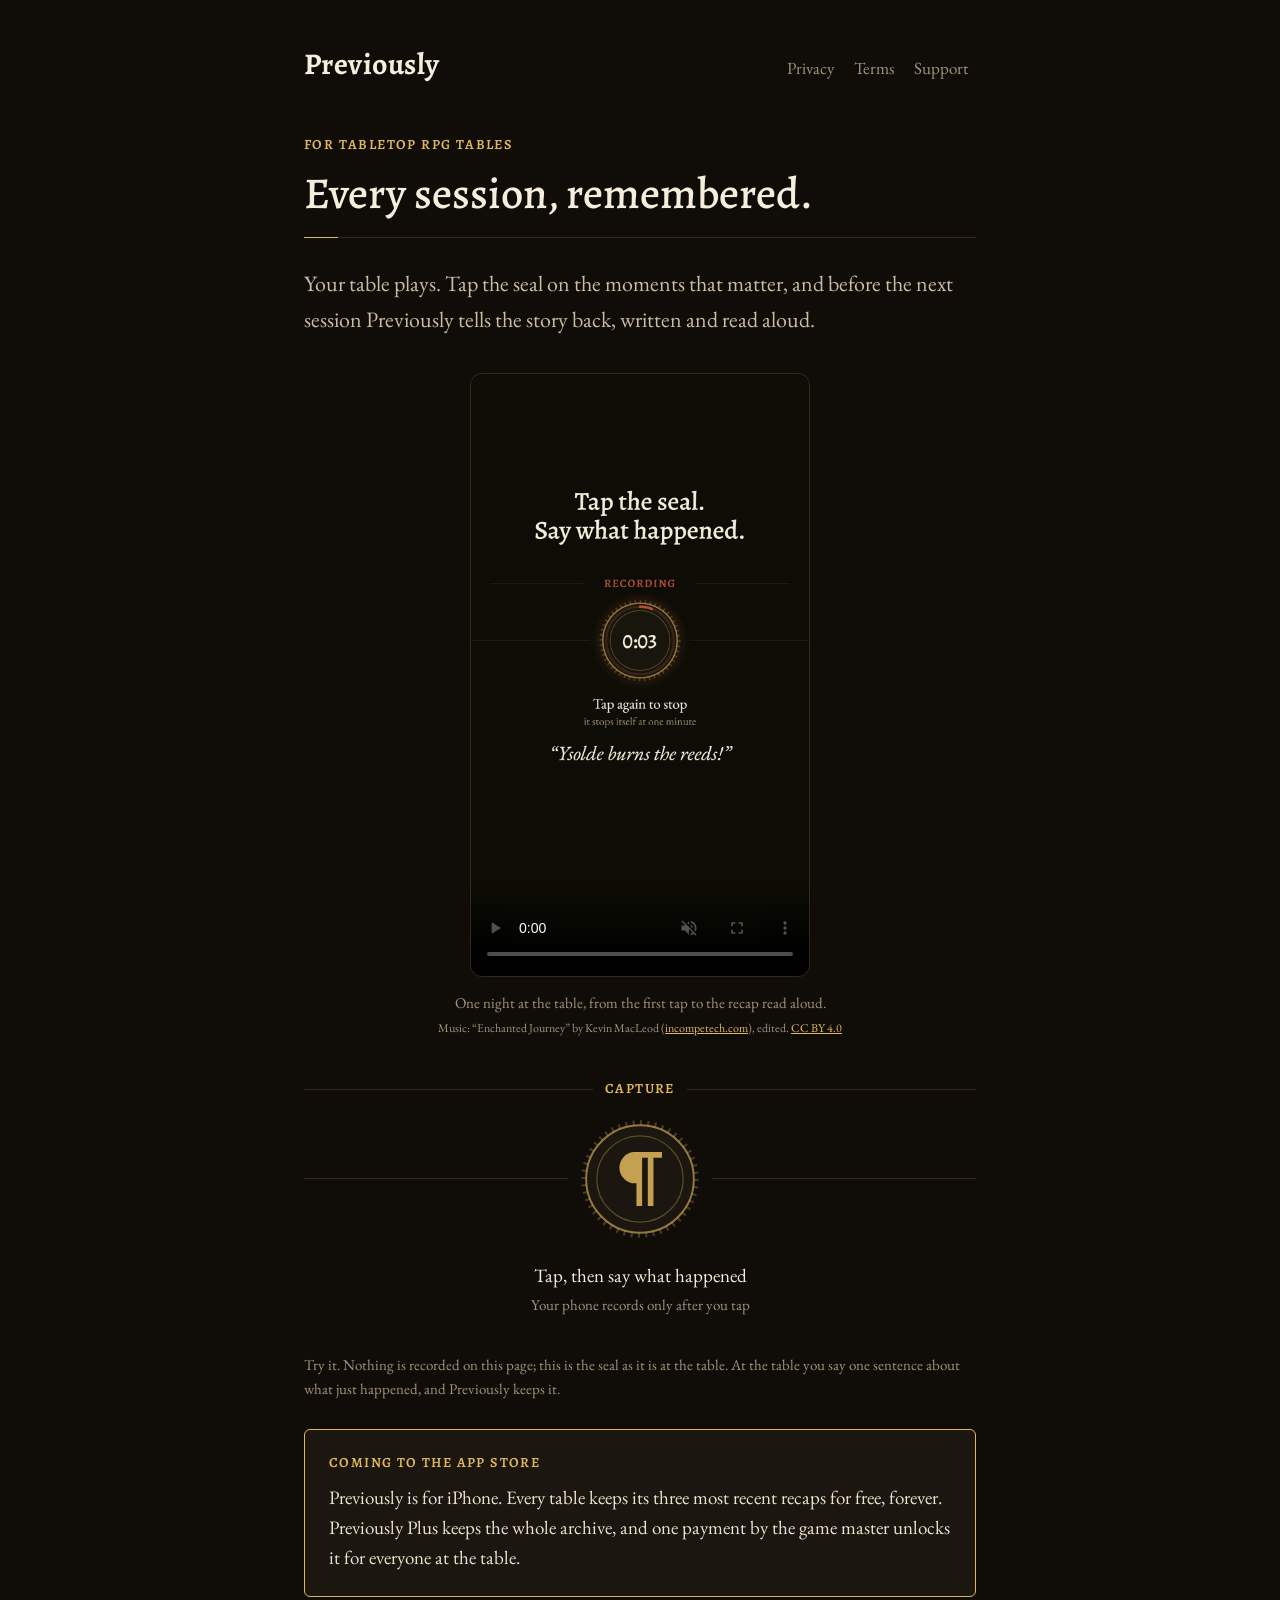
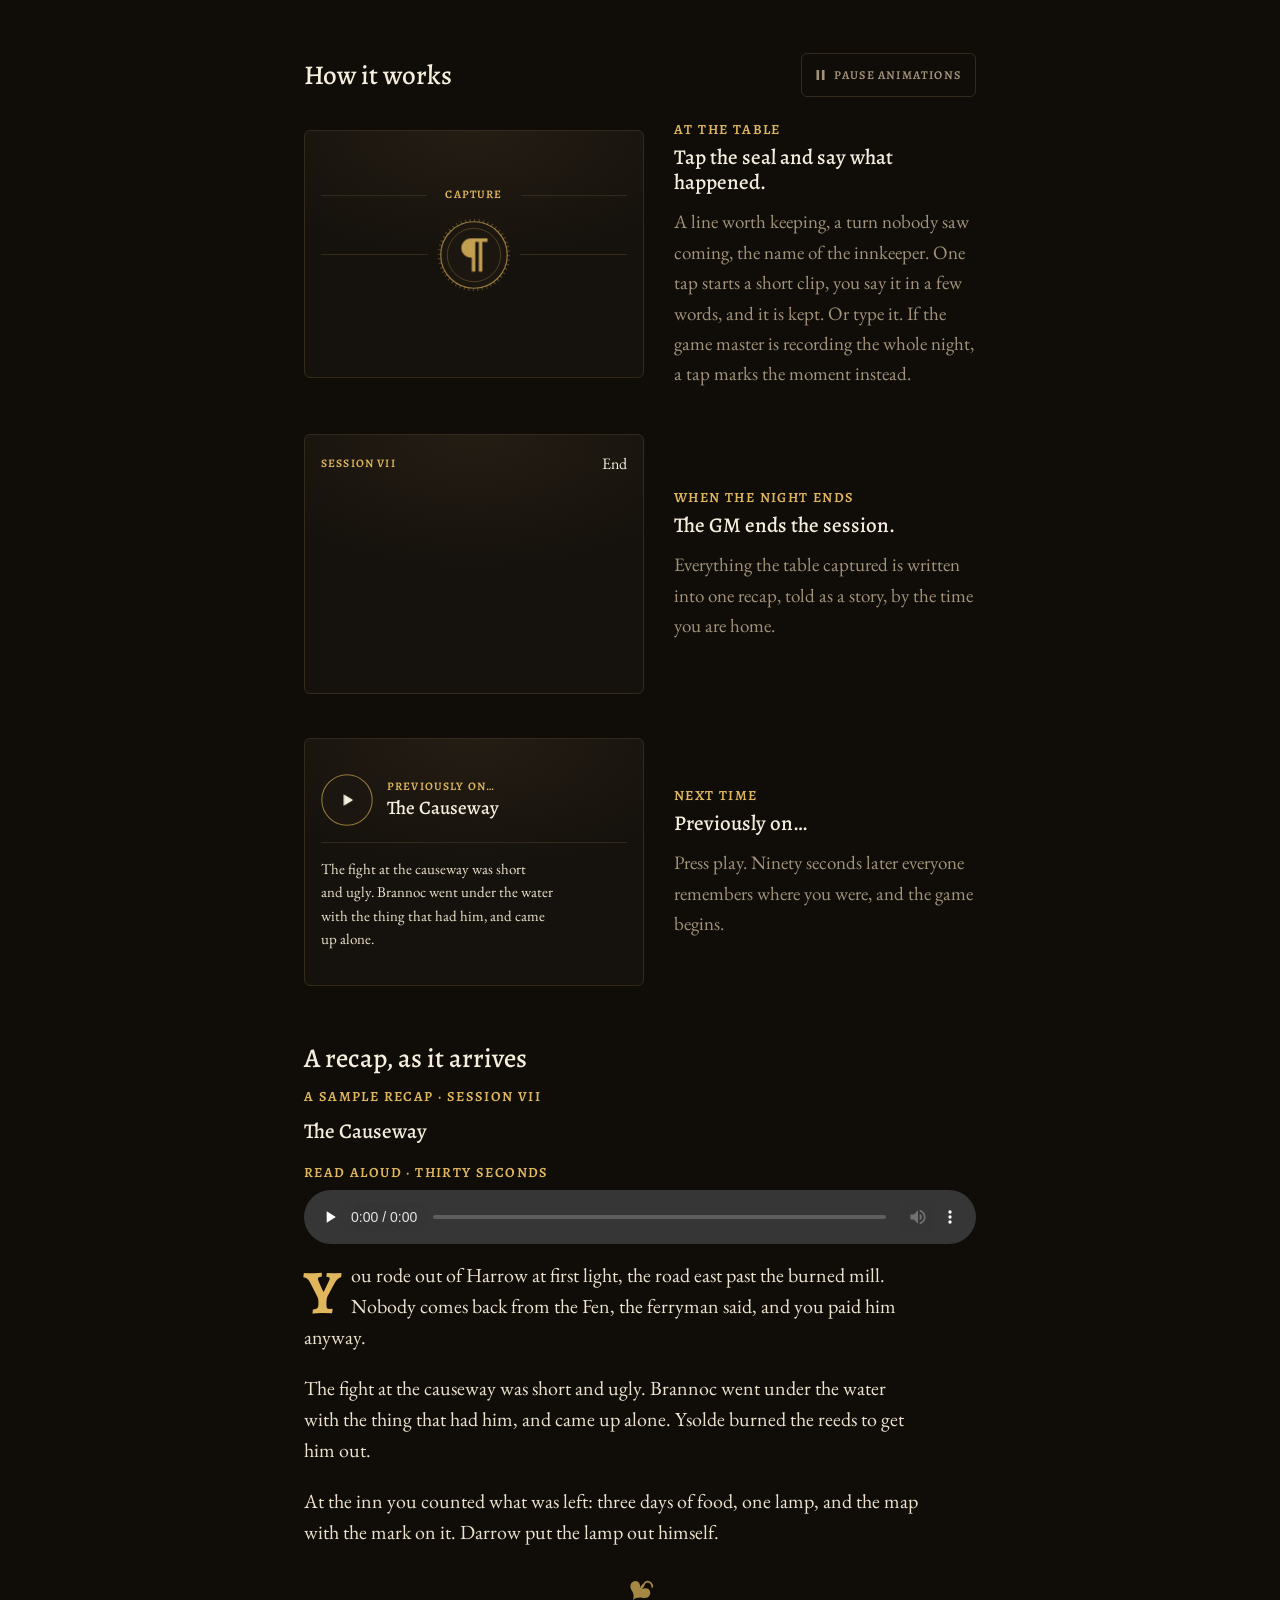
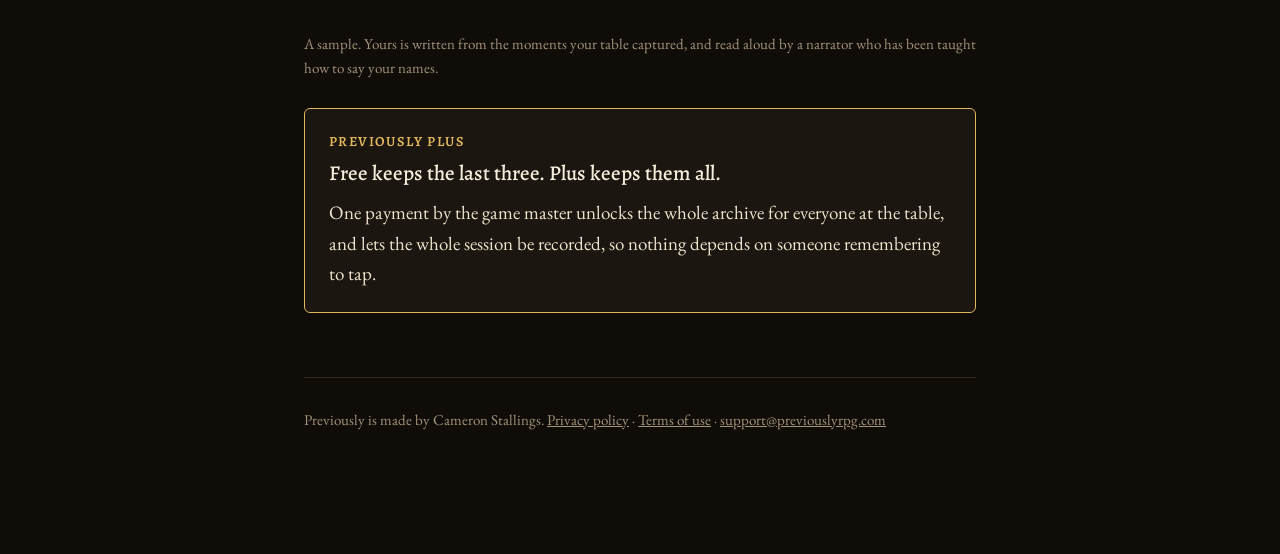
<file: index.html>
<!doctype html>
<html lang="en">
<head>
<meta charset="utf-8">
<meta name="viewport" content="width=device-width, initial-scale=1">
<meta name="color-scheme" content="dark">
<title>Previously: RPG Recaps</title>
<meta name="description" content="Every session, remembered. Capture the moments at your tabletop RPG session and Previously writes and narrates a 'previously on' recap for next time.">
<meta property="og:title" content="Previously: RPG Recaps">
<meta property="og:description" content="Every session, remembered. Tap the seal on the moments that matter, and Previously tells the story back.">
<meta property="og:url" content="https://previouslyrpg.com/">
<meta property="og:image" content="https://previouslyrpg.com/assets/og.png">
<meta property="og:image:width" content="1200">
<meta property="og:image:height" content="630">
<meta name="twitter:card" content="summary_large_image">
<meta name="theme-color" content="#100D09">
<link rel="icon" href="data:image/svg+xml,%3Csvg xmlns='http://www.w3.org/2000/svg' viewBox='0 0 64 64'%3E%3Crect width='64' height='64' rx='12' fill='%23100D09'/%3E%3Cg transform='translate(8 8) scale(0.5)'%3E%3Ccircle cx='48' cy='48' r='38' fill='%231B160F'/%3E%3Ccircle cx='48' cy='48' r='39.8' fill='none' stroke='%23E0B75C' stroke-opacity='.3' stroke-width='3.4' stroke-dasharray='1.5 3.7'/%3E%3Ccircle cx='48' cy='48' r='38' fill='none' stroke='%23E0B75C' stroke-opacity='.7' stroke-width='1.6'/%3E%3Cpath d='M56 30 h20 v4 h-6 v34 h-4 V34 h-4 v34 h-4 V52 A11 11 0 0 1 56 30 Z' fill='%23E0B75C' fill-opacity='.9' transform='translate(-12.5 -1)'/%3E%3C/g%3E%3C/svg%3E">
<link rel="preconnect" href="https://fonts.googleapis.com">
<link rel="preconnect" href="https://fonts.gstatic.com" crossorigin>
<link href="https://fonts.googleapis.com/css2?family=Alegreya:wght@500;600;700&family=EB+Garamond:ital,wght@0,400;0,500;0,600;1,400&display=swap" rel="stylesheet">
<link rel="stylesheet" href="/assets/style.css">
<style>
/* ==========================================================================
   THE PAGE'S MOTION, for this page only (404, the invite, privacy and terms
   share style.css and are untouched). It acts out the night rather than
   decorating it: the three welcome pages below each play the thing they
   describe, in the app's own marks. Candle-slow, weighted, never a bounce.

   The laws it keeps:
   - Everything here moves only for readers who have not asked for less
     motion. With Reduce Motion, no script, an old browser, or on paper,
     every picture stands in its finished state: the resting style IS the
     final frame, and the keyframes only ever describe the way there.
   - Every entrance fills BACKWARDS, and no class ever hides anything: the
     only hidden state is an animation's own first frame.
   - Only transform and opacity move (clip-path for ink being written, and
     the burn's stroke-dashoffset, as the seal itself does). Nothing moves
     the layout.
   - The three scenes loop, so they carry Pause animations (WCAG 2.2.2), and
     they sleep while they are off screen.
   ========================================================================== */

@keyframes rise { from { opacity: 0; transform: translateY(14px); } to { opacity: 1; transform: none; } }
@keyframes rise-far { from { opacity: 0; transform: translateY(24px); } to { opacity: 1; transform: none; } }
@keyframes fade { from { opacity: 0; } to { opacity: 1; } }
@keyframes draw { from { transform: scaleX(0); } to { transform: none; } }
@keyframes settle { from { opacity: 0; transform: scale(.92); } to { opacity: 1; transform: none; } }
@keyframes land { from { opacity: 0; transform: translateY(-10px) scale(.985); } to { opacity: 1; transform: none; } }
@keyframes fleuron-in { from { opacity: 0; transform: rotate(-28deg) scale(.8); } to { opacity: 1; transform: none; } }

/* ---- How it works: three stages, each a small scene of the app ------------- */
.how-head { display: flex; align-items: center; justify-content: space-between; flex-wrap: wrap; gap: 6px 16px; margin: 56px 0 22px; }
.how-head h2 { margin: 0; }
@media (max-width: 479px) { .how-head { flex-direction: column; align-items: flex-start; } }
.pause {
  display: inline-flex; align-items: center; gap: 9px; min-height: 44px; margin: 0; padding: 0 14px;
  background: none; border: 1px solid var(--rule); border-radius: 6px; color: var(--mute); cursor: pointer;
  font-family: 'Alegreya', Georgia, serif; font-weight: 600; font-size: 12px; line-height: 1; letter-spacing: 0.1em; text-transform: uppercase;
  touch-action: manipulation; -webkit-tap-highlight-color: transparent;
}
/* Until the script shows it, it holds its place unseen, so nothing moves when
   it appears. With scripting off it never will, and takes no room. */
.pause[hidden] { display: inline-flex; visibility: hidden; }
@media (scripting: none) { .pause, .pause[hidden] { display: none; } }
.pause svg { width: 9px; height: 10px; fill: currentColor; flex: none; }
.pause .g-play { display: none; }
.pause[aria-pressed="true"] .g-pause { display: none; }
.pause[aria-pressed="true"] .g-play { display: block; }
.pause[aria-pressed="true"] { color: var(--soft); }
.pause:hover { border-color: var(--brass); color: var(--soft); }
.pause:focus-visible { outline: 2px solid var(--brass); outline-offset: 3px; }

.how { list-style: none; margin: 0; padding: 0; }
.step { display: grid; gap: 18px; margin: 0 0 44px; }
.step:last-child { margin-bottom: 8px; }
.step .label { margin-bottom: 4px; }
.step h3 { margin-top: 0; }
.step .words p:last-child { margin-bottom: 0; }
@media (min-width: 700px) {
  .step { grid-template-columns: 340px 1fr; gap: 30px; align-items: center; }
}

/* A stage is lit from above by the app's own surfaces; brass stays structure. */
.stage {
  position: relative; overflow: hidden; min-height: 248px; padding: 18px 16px;
  display: flex; flex-direction: column; justify-content: center;
  background: radial-gradient(120% 85% at 50% 0%, var(--surface2), #15110C 62%);
  border: 1px solid var(--rule); border-radius: 6px;
  font-variant-numeric: lining-nums;
}
.stage .cap {
  font-family: 'Alegreya', Georgia, serif; font-weight: 600; font-size: 11.5px; line-height: 1;
  letter-spacing: 0.1em; text-transform: uppercase; color: var(--brass);
}
.stage .when { font-family: 'Alegreya', Georgia, serif; font-weight: 600; font-size: 10.5px; line-height: 1; letter-spacing: 0.08em; color: var(--mute); }
.stage .card { position: relative; background: var(--surface); border: 1px solid var(--rule); border-radius: 6px; }

/* 1. At the table: the seal is tapped, the minute burns, the moment lands. */
.st1 .v-head { display: flex; align-items: center; gap: 10px; }
.st1 .v-head::before, .st1 .v-head::after { content: ""; flex: 1; height: 1px; background: var(--rule); }
.st1 .v-word { display: grid; justify-items: center; }
.st1 .v-word > span { grid-area: 1 / 1; }
.st1 .v-rec { color: var(--ember); opacity: 0; }
.st1 .v-seal-row { display: flex; align-items: center; margin: 12px 0 16px; }
.st1 .v-seal-row::before, .st1 .v-seal-row::after { content: ""; flex: 1; height: 1px; background: var(--rule); }
.st1 .v-seal { position: relative; width: 84px; height: 84px; margin: 0 4px; flex: none; }
.st1 .v-seal svg { position: absolute; inset: 0; width: 100%; height: 100%; overflow: visible; }
.st1 .v-halo {
  position: absolute; inset: -10px; border-radius: 50%; opacity: 0;
  background: radial-gradient(closest-side, rgba(196,89,58,.95) 0, rgba(196,89,58,.55) 55%, rgba(196,89,58,0) 100%);
}
.st1 .v-burn { opacity: 0; }
.st1 .v-num {
  position: absolute; left: 0; right: 0; top: 50%; height: 26px; margin-top: -13px; overflow: hidden; opacity: 0;
  text-align: center; font-family: 'Alegreya', Georgia, serif; font-weight: 500; font-size: 21px; line-height: 26px; color: var(--ink);
}
.st1 .v-num span { display: block; height: 26px; }
.st1 .v-moment { padding: 10px 13px 11px; }
/* The sentence is scaled to the stage so it stays whole on one line, and
   may wrap rather than ever be cut. */
.st1 .v-said { margin: 0; font-size: min(16px, 4.3vw); line-height: 1.4; color: var(--prose); }
.st1 .v-moment .when { display: block; margin-top: 6px; }

/* 2. When the night ends: End, and the moments gather into a page. The
   cards and the page share one grid cell, so the stage is always as tall as
   the taller of the two and nothing is cut or moves the layout. */
.st2 .v-bar { display: flex; align-items: center; justify-content: space-between; height: 22px; margin-bottom: 12px; }
.st2 .v-end { display: grid; justify-items: end; }
.st2 .v-end > span { grid-area: 1 / 1; font-family: 'EB Garamond', Georgia, serif; font-size: 16px; line-height: 1; }
.st2 .e1 { color: var(--ink); opacity: 0; }
.st2 .e2 { color: var(--mute); font-style: italic; opacity: 0; }
.st2 .v-field { display: grid; }
.st2 .v-field > * { grid-area: 1 / 1; min-width: 0; }
.st2 .v-cards { display: flex; flex-direction: column; gap: 7px; }
.st2 .v-cards .card { min-height: 52px; padding: 8px 11px 7px; opacity: 0; }
.st2 .v-cards .card .when { display: block; }
.st2 .v-cards .card p { margin: 0 0 5px; font-size: min(14.5px, 3.75vw); line-height: 1.3; color: var(--prose); }
.st2 .v-page {
  position: relative; padding: 12px 14px 10px; border-radius: 6px;
  background: var(--surface); border: 1px solid var(--rule);
  display: flex; flex-direction: column;
}
.st2 .v-page::before { content: ""; position: absolute; left: 14px; right: 14px; top: 38px; height: 1px; background: linear-gradient(90deg, var(--brass) 0 26px, var(--rule) 26px); }
.st2 .v-title { margin: 0 0 16px; font-family: 'Alegreya', Georgia, serif; font-weight: 500; font-size: 17px; line-height: 20px; color: var(--ink); }
.st2 .v-text { position: relative; margin-bottom: 10px; }
.st2 .v-versal {
  position: absolute; left: 0; top: 1px; font-family: 'Alegreya', Georgia, serif; font-weight: 700; font-size: 38px; line-height: 34px; color: var(--brass);
}
.st2 .v-l { margin: 0; font-size: min(13.5px, 3.85vw); line-height: 18.5px; color: var(--prose); }
.st2 .v-l.ind { padding-left: 27px; }
.st2 .v-fleuron { display: flex; justify-content: center; margin-top: auto; }
.st2 .v-fleuron svg { width: 18px; height: 18px; }

/* 3. Next time: press play, and the story is told back. */
.st3 .v-player { display: flex; align-items: center; gap: 14px; }
.st3 .v-disc { position: relative; width: 52px; height: 52px; flex: none; }
.st3 .v-disc svg { position: absolute; inset: 0; width: 100%; height: 100%; }
.st3 .v-disc .hot { opacity: 0; }
.st3 .v-disc .pz { opacity: 0; }
.st3 .v-who { display: grid; gap: 5px; }
.st3 .v-who b { font-family: 'Alegreya', Georgia, serif; font-weight: 500; font-size: 19px; line-height: 1.1; color: var(--ink); }
.st3 .v-track { position: relative; height: 1px; margin: 16px 0 14px; background: var(--rule); }
.st3 .v-fill { position: absolute; inset: 0; background: var(--brass); transform-origin: left center; }
.st3 .v-read p { margin: 0; font-size: min(15px, 4.1vw); line-height: 1.55; color: var(--prose); }

/* The loops, 12 seconds each; 1% is 120 ms. */
@keyframes s1-press {
  0%, 7.5% { transform: none; animation-timing-function: cubic-bezier(.3,0,.6,1); }
  8.5% { transform: scale(.93); animation-timing-function: cubic-bezier(.2,.7,.2,1); }
  11%, 52.5% { transform: none; animation-timing-function: cubic-bezier(.3,0,.6,1); }
  53.5% { transform: scale(.93); animation-timing-function: cubic-bezier(.2,.7,.2,1); }
  56%, 100% { transform: none; }
}
@keyframes s1-on { 0%, 8.5% { opacity: 0; } 10%, 53.5% { opacity: 1; } 55%, 100% { opacity: 0; } }
@keyframes s1-off { 0%, 8.5% { opacity: 1; } 10%, 53.5% { opacity: 0; } 55%, 100% { opacity: 1; } }
/* The halo follows a voice, the way the app's meter follows the room: read
   ten times a second and moved to linearly, never eased, never bounced. */
@keyframes s1-halo {
  0%, 10% { opacity: 0; }
  11.5% { opacity: .30; } 13% { opacity: .16; } 14.5% { opacity: .46; } 16% { opacity: .24; }
  17.5% { opacity: .52; } 19% { opacity: .32; } 20.5% { opacity: .42; } 22% { opacity: .12; }
  25% { opacity: .10; } 26.5% { opacity: .40; } 28% { opacity: .22; } 29.5% { opacity: .48; }
  31% { opacity: .28; } 32.5% { opacity: .55; } 34% { opacity: .18; } 35.5% { opacity: .42; }
  37% { opacity: .30; } 38.5% { opacity: .12; } 41% { opacity: .10; } 42.5% { opacity: .46; }
  44% { opacity: .24; } 45.5% { opacity: .40; } 47% { opacity: .18; } 48.5% { opacity: .34; }
  50% { opacity: .10; } 53.5%, 100% { opacity: 0; }
}
/* The head and the seal stand centred on the empty stage, and make room as
   the moment lands beneath them. */
@keyframes s1-room {
  0%, 55% { transform: translateY(39px); animation-timing-function: cubic-bezier(.45,0,.25,1); }
  61%, 96.667% { transform: none; animation-timing-function: cubic-bezier(.45,0,.35,1); }
  100% { transform: translateY(39px); }
}
/* Five seconds of the minute, burnt down the rim: 55 sixtieths left. */
@keyframes s1-arc { 0%, 10% { stroke-dashoffset: 216.77; } 51.667%, 55% { stroke-dashoffset: 198.71; } 56%, 100% { stroke-dashoffset: 216.77; } }
@keyframes s1-count { 0%, 10% { transform: translateY(0); animation-timing-function: steps(5, end); } 51.667%, 100% { transform: translateY(-130px); } }
/* The card is set down once the seal has mostly made room (it starts at
   58.5%, when the head is 83% of the way up), so it never crosses the seal. */
@keyframes s1-land {
  0%, 58.5% { opacity: 0; transform: translateY(-14px); animation-timing-function: cubic-bezier(.2,.7,.25,1); }
  64.5%, 91.667% { opacity: 1; transform: none; animation-timing-function: ease-in-out; }
  96.667%, 100% { opacity: 0; transform: none; }
}
/* The words are written as the card settles, not after it. */
@keyframes s1-ink { 0%, 60.5% { clip-path: inset(0 100% 0 0); animation-timing-function: cubic-bezier(.45,.05,.55,.95); } 68.833%, 100% { clip-path: inset(0 0 0 0); } }

@keyframes s2-c1 {
  0%, 2.5% { opacity: 0; transform: translateY(10px); animation-timing-function: cubic-bezier(.2,.7,.25,1); }
  8.333%, 30% { opacity: 1; transform: none; animation-timing-function: cubic-bezier(.55,0,.3,1); }
  39% { opacity: 1; transform: translateY(59px) rotate(-2.5deg) scale(.9); animation-timing-function: ease-in; }
  43.333%, 100% { opacity: 0; transform: translateY(59px) rotate(-2.5deg) scale(.88); }
}
@keyframes s2-c2 {
  0%, 7.5% { opacity: 0; transform: translateY(10px); animation-timing-function: cubic-bezier(.2,.7,.25,1); }
  13.333%, 30% { opacity: 1; transform: none; animation-timing-function: cubic-bezier(.55,0,.3,1); }
  39% { opacity: 1; transform: rotate(1.2deg) scale(.9); animation-timing-function: ease-in; }
  43.333%, 100% { opacity: 0; transform: rotate(1.2deg) scale(.88); }
}
@keyframes s2-c3 {
  0%, 12.5% { opacity: 0; transform: translateY(10px); animation-timing-function: cubic-bezier(.2,.7,.25,1); }
  18.333%, 30% { opacity: 1; transform: none; animation-timing-function: cubic-bezier(.55,0,.3,1); }
  39% { opacity: 1; transform: translateY(-59px) rotate(2.8deg) scale(.9); animation-timing-function: ease-in; }
  43.333%, 100% { opacity: 0; transform: translateY(-59px) rotate(2.8deg) scale(.88); }
}
/* As the moments gather, their words go out, so what stacks is blank leaves. */
@keyframes s2-blank { 0%, 30% { opacity: 1; } 35.5%, 100% { opacity: 0; } }
@keyframes s2-end-press { 0%, 24.5% { transform: none; } 25.5% { transform: scale(.9); } 27.5%, 100% { transform: none; } }
@keyframes s2-e1 { 0%, 25.5% { opacity: 1; } 27%, 96.667% { opacity: 0; } 100% { opacity: 1; } }
@keyframes s2-e2 { 0%, 26.5% { opacity: 0; } 28.5%, 75% { opacity: 1; } 78.333%, 100% { opacity: 0; } }
@keyframes s2-page {
  0%, 36.667% { opacity: 0; transform: translateY(8px) scale(.96); animation-timing-function: cubic-bezier(.2,.7,.25,1); }
  45%, 91.667% { opacity: 1; transform: none; animation-timing-function: ease-in-out; }
  96.667%, 100% { opacity: 0; transform: none; }
}
/* The versal and the first line begin as the page lands, so the page never
   stands with only its title. */
@keyframes s2-versal { 0%, 41.667% { opacity: 0; } 45.833%, 100% { opacity: 1; } }
@keyframes s2-l1 { 0%, 43% { clip-path: inset(0 100% 0 0); } 50.5%, 100% { clip-path: inset(0 0 0 0); } }
@keyframes s2-l2 { 0%, 49.667% { clip-path: inset(0 100% 0 0); } 57.167%, 100% { clip-path: inset(0 0 0 0); } }
@keyframes s2-l3 { 0%, 56.333% { clip-path: inset(0 100% 0 0); } 63.833%, 100% { clip-path: inset(0 0 0 0); } }
@keyframes s2-l4 { 0%, 63% { clip-path: inset(0 100% 0 0); } 70.5%, 100% { clip-path: inset(0 0 0 0); } }
@keyframes s2-fleuron {
  0%, 70.5% { opacity: 0; transform: rotate(-28deg) scale(.7); animation-timing-function: cubic-bezier(.2,.7,.25,1); }
  77.167%, 100% { opacity: 1; transform: none; }
}

/* The recap lines stay at full ink throughout: only the press, the play and
   pause marks, the ring and the brass track move. */
@keyframes s3-press { 0%, 7.5% { transform: none; } 8.5% { transform: scale(.92); } 11%, 100% { transform: none; } }
@keyframes s3-play { 0%, 8.333% { opacity: 1; } 9.167%, 80% { opacity: 0; } 81.667%, 100% { opacity: 1; } }
@keyframes s3-pause { 0%, 8.333% { opacity: 0; } 9.167%, 80% { opacity: 1; } 81.667%, 100% { opacity: 0; } }
@keyframes s3-fill {
  0%, 10% { opacity: 1; transform: scaleX(0); }
  80%, 91.667% { opacity: 1; transform: none; }
  96.667% { opacity: 0; transform: none; }
  97.5%, 100% { opacity: 0; transform: scaleX(0); }
}

@media (prefers-reduced-motion: no-preference) {
  /* The opening: the words rise in, and the brass rule is drawn. */
  header + .label { animation: rise 1100ms cubic-bezier(.2,.65,.25,1) backwards; }
  header + .label + h1 { animation: rise 1100ms cubic-bezier(.2,.65,.25,1) 110ms backwards; }
  header + .label + h1 + .rule { transform-origin: left center; animation: draw 1300ms cubic-bezier(.65,0,.35,1) 380ms backwards; }
  header + .label + h1 + .rule + .lede { animation: rise 1100ms cubic-bezier(.2,.65,.25,1) 300ms backwards; }

  /* Reveals. The script adds .in just BEFORE an element scrolls into view,
     and never to one already on screen, with a 90 ms stagger. */
  [data-reveal].in { animation: rise 1000ms cubic-bezier(.2,.65,.25,1) var(--d, 0ms) backwards; }
  .fleuron.in { animation: none; }
  .fleuron.in svg { animation: fleuron-in 1300ms cubic-bezier(.2,.65,.25,1) var(--d, 0ms) backwards; }
  .step.in { animation: none; }
  .step.in .stage { animation: rise-far 1100ms cubic-bezier(.2,.65,.25,1) var(--d, 0ms) backwards; }
  .step.in .words { animation: rise 1000ms cubic-bezier(.2,.65,.25,1) calc(var(--d, 0ms) + 140ms) backwards; }

  /* The seal arrives: the head's rules draw out from Capture, the page rule
     runs in toward the seal, the seal settles, and the words come up. */
  .capture.in { animation: none; }
  .capture.in .head-row::before { transform-origin: right center; animation: draw 1000ms cubic-bezier(.65,0,.35,1) backwards; }
  .capture.in .head-row::after { transform-origin: left center; animation: draw 1000ms cubic-bezier(.65,0,.35,1) backwards; }
  .capture.in .head-row .label { animation: fade 800ms ease-out 150ms backwards; }
  .capture.in .seal-row::before { transform-origin: left center; animation: draw 1100ms cubic-bezier(.65,0,.35,1) 120ms backwards; }
  .capture.in .seal-row::after { transform-origin: right center; animation: draw 1100ms cubic-bezier(.65,0,.35,1) 120ms backwards; }
  .capture.in .hero-seal > svg { animation: settle 1000ms cubic-bezier(.2,.65,.25,1) 260ms backwards; }
  .capture.in .seal-label { animation: rise 900ms cubic-bezier(.2,.65,.25,1) 520ms backwards; }
  .capture.in .seal-gloss { animation: rise 900ms cubic-bezier(.2,.65,.25,1) 600ms backwards; }
  .capture.in .fine { animation: fade 900ms ease-out 700ms backwards; }

  /* A moment card is set down beneath the seal, not dropped. */
  .moments .moment { animation: land 700ms cubic-bezier(.2,.65,.25,1) backwards; }

  /* A loop runs only once its step is near the screen (the script adds .on),
     so a reader coming down to it arrives at the start of the scene, not the
     middle. The one exception is .late, below. */
  .step.on .sd, .step.on .st2 .card > * {
    animation-duration: 12s; animation-timing-function: linear;
    animation-iteration-count: infinite; animation-fill-mode: both; animation-delay: 250ms;
  }
  .step.away .sd, .step.away .st2 .card > * { animation-play-state: paused; }
  /* On a wide screen the three can come into view together: let them take turns. */
  @media (min-width: 700px) {
    .step.on.s2 .sd, .step.on.s2 .st2 .card > * { animation-delay: 1000ms; }
    .step.on.s3 .sd { animation-delay: 1750ms; }
  }
  /* A scene first armed while it is already on screen (a reload that restores
     the scroll, a jump, a tall screen, or scrolled up into) joins its loop at
     the finished frame it is showing, instead of cutting to the start. Each
     offset sits inside its scene's finished stretch (s1 8.26 to 11 s, s2 9.4
     to 11 s, s3 9.8 to 11 s), and they differ, so the three still take
     turns. This comes after the wide-screen delays, and wins over them. */
  .step.s1 { --late: -8.4s; } .step.s2 { --late: -9.6s; } .step.s3 { --late: -10s; }
  .step.on.late .sd, .step.on.late .st2 .card > * { animation-delay: var(--late); }

  .step.on .st1 .v-seal { animation-name: s1-press; }
  .step.on .st1 .v-rec, .step.on .st1 .v-burn, .step.on .st1 .v-num { animation-name: s1-on; }
  .step.on .st1 .v-cap, .step.on .st1 .v-device { animation-name: s1-off; }
  .step.on .st1 .v-halo { animation-name: s1-halo; }
  .step.on .st1 .v-arc { animation-name: s1-arc; }
  .step.on .st1 .v-strip { animation-name: s1-count; }
  .step.on .st1 .v-moment { animation-name: s1-land; }
  .step.on .st1 .v-said { animation-name: s1-ink; }
  .step.on .st1 .v-top { animation-name: s1-room; }

  .step.on .st2 .card > * { animation-name: s2-blank; }
  .step.on .st2 .c1 { animation-name: s2-c1; }
  .step.on .st2 .c2 { animation-name: s2-c2; }
  .step.on .st2 .c3 { animation-name: s2-c3; }
  .step.on .st2 .v-end { animation-name: s2-end-press; }
  .step.on .st2 .e1 { animation-name: s2-e1; }
  .step.on .st2 .e2 { animation-name: s2-e2; }
  .step.on .st2 .v-page { animation-name: s2-page; }
  .step.on .st2 .v-versal { animation-name: s2-versal; }
  .step.on .st2 .l1 { animation-name: s2-l1; }
  .step.on .st2 .l2 { animation-name: s2-l2; }
  .step.on .st2 .l3 { animation-name: s2-l3; }
  .step.on .st2 .l4 { animation-name: s2-l4; }
  .step.on .st2 .v-fleuron svg { animation-name: s2-fleuron; }

  .step.on .st3 .v-disc { animation-name: s3-press; }
  .step.on .st3 .pl { animation-name: s3-play; }
  .step.on .st3 .pz, .step.on .st3 .hot { animation-name: s3-pause; }
  .step.on .st3 .v-fill { animation-name: s3-fill; }

  /* Paused: every picture stands in its finished frame. */
  .how.paused .sd, .how.paused .st2 .card > * { animation: none !important; }

  .pause { transition: transform 180ms cubic-bezier(.2,.7,.2,1); }
  .pause:active { transform: scale(.97); transition-duration: 80ms; }
}
@media (prefers-reduced-motion: reduce) { .pause, .pause[hidden] { display: none; } }

/* On paper every picture is its finished frame, and the Pause is not needed. */
@media print {
  *, *::before, *::after { animation: none !important; transition: none !important; }
  .pause, .pause[hidden] { display: none !important; }
}
</style>
</head>
<body>
<div class="wrap">
  <header>
    <a class="wordmark" href="/">Previously</a>
    <nav><a href="/privacy/">Privacy</a><a href="/terms/">Terms</a><a href="mailto:support@previouslyrpg.com">Support</a></nav>
  </header>

  <p class="label">For tabletop RPG tables</p>
  <h1>Every session, remembered.</h1>
  <div class="rule"></div>
  <p class="lede">Your table plays. Tap the seal on the moments that matter, and before the next session Previously tells the story back, written and read aloud.</p>

  <!-- The launch film. Muted so it may play itself; the script below stops it
       for anyone who has asked for less motion. Served from this site, like
       everything else on the page. -->
  <figure class="film">
    <div class="film-frame">
      <video id="film" src="/assets/previously-launch.mp4" poster="/assets/previously-launch-poster.jpg" controls muted autoplay loop playsinline preload="metadata" aria-label="Previously, a 25 second film about the app" aria-describedby="film-caption">
        <a href="/assets/previously-launch.mp4">Watch the film</a>
      </video>
    </div>
    <figcaption id="film-caption">One night at the table, from the first tap to the recap read aloud.<span class="credit">Music: &ldquo;Enchanted Journey&rdquo; by Kevin MacLeod (<a href="https://incompetech.com/">incompetech.com</a>), edited. <a href="https://creativecommons.org/licenses/by/4.0/">CC BY 4.0</a></span></figcaption>
  </figure>

  <!-- The capture seal, exactly as it is drawn in the app, and it works: tap
       it and it records for six seconds, then a moment lands beneath it.
       Nothing here touches a microphone. -->
  <section class="capture" aria-label="The capture seal" data-reveal>
    <div class="head-row"><span class="label" id="seal-head">Capture</span></div>
    <div class="seal-row">
      <button class="hero-seal" id="seal" type="button" aria-pressed="false" aria-label="Tap, then say what happened. A demonstration; nothing is recorded on this page.">
        <span class="bloom" aria-hidden="true"></span>
        <svg viewBox="0 0 96 96" aria-hidden="true">
          <circle class="wax" cx="48" cy="48" r="38" fill="#1B160F"/>
          <circle class="mill" cx="48" cy="48" r="39.8" fill="none" stroke="#E0B75C" stroke-opacity=".26" stroke-width="3.4" stroke-dasharray="1.5 3.7"/>
          <circle class="rim" cx="48" cy="48" r="38" fill="none" stroke="#E0B75C" stroke-opacity=".62" stroke-width="1.4"/>
          <circle cx="48" cy="48" r="30.5" fill="none" stroke="#E0B75C" stroke-opacity=".32" stroke-width=".9"/>
          <g class="burn">
            <circle cx="48" cy="48" r="34.5" fill="none" stroke="#C4593A" stroke-opacity=".22" stroke-width="2.4"/>
            <circle id="arc" cx="48" cy="48" r="34.5" fill="none" stroke="#C4593A" stroke-width="2.6" stroke-linecap="round" stroke-dasharray="216.77" stroke-dashoffset="216.77" transform="rotate(-90 48 48)"/>
          </g>
          <path class="device" d="M56 30 h20 v4 h-6 v34 h-4 V34 h-4 v34 h-4 V52 A11 11 0 0 1 56 30 Z" fill="#E0B75C" fill-opacity=".86" transform="translate(-12.5 -1)"/>
        </svg>
        <span class="numerals" id="numerals" hidden>0:00</span>
      </button>
    </div>
    <p class="seal-label" id="seal-label">Tap, then say what happened</p>
    <p class="seal-gloss" id="seal-gloss">Your phone records only after you tap</p>
    <div class="moments" id="moments" aria-live="polite"></div>
    <p class="fine">Try it. Nothing is recorded on this page; this is the seal as it is at the table. At the table you say one sentence about what just happened, and Previously keeps it.</p>
  </section>

  <div class="notice" data-reveal>
    <p class="label">Coming to the App Store</p>
    <p>Previously is for iPhone. Every table keeps its three most recent recaps for free, forever. Previously Plus keeps the whole archive, and one payment by the game master unlocks it for everyone at the table.</p>
  </div>

  <!-- The three welcome pages of the app, word for word (app/welcome.tsx).
       Change one and change the other. Each stands beside a small scene that
       plays what it says, drawn in the app's own marks; the scenes are
       pictures (aria-hidden), and the words beside them are the page. Every
       scene's resting style is its last frame, so with Reduce Motion, with
       no script, paused, or printed, it shows the finished picture. The words
       inside the scenes are the page's own: the seal's sample lines, in the
       order they were said, and the sample recap below. -->
  <div class="how-head">
    <h2 id="how" data-reveal>How it works</h2>
    <button class="pause" id="how-pause" type="button" aria-pressed="false" aria-controls="how-list" data-reveal hidden>
      <svg class="g-pause" viewBox="0 0 9 10" aria-hidden="true"><path d="M0.5 0h2.6v10H0.5zM5.9 0h2.6v10H5.9z"/></svg>
      <svg class="g-play" viewBox="0 0 9 10" aria-hidden="true"><path d="M0.5 0l8.5 5-8.5 5z"/></svg>
      <span>Pause animations</span>
    </button>
  </div>

  <ol class="how" id="how-list" role="list" aria-labelledby="how">
    <li class="step s1" data-reveal>
      <div class="stage st1" aria-hidden="true">
        <div class="v-top sd">
        <div class="v-head"><span class="v-word"><span class="cap v-cap sd">Capture</span><span class="cap v-rec sd">Recording</span></span></div>
        <div class="v-seal-row">
          <div class="v-seal sd">
            <span class="v-halo sd"></span>
            <svg viewBox="0 0 96 96">
              <circle cx="48" cy="48" r="38" fill="#1B160F"/>
              <circle cx="48" cy="48" r="39.8" fill="none" stroke="#E0B75C" stroke-opacity=".26" stroke-width="3.4" stroke-dasharray="1.5 3.7"/>
              <circle cx="48" cy="48" r="38" fill="none" stroke="#E0B75C" stroke-opacity=".62" stroke-width="1.4"/>
              <circle cx="48" cy="48" r="30.5" fill="none" stroke="#E0B75C" stroke-opacity=".32" stroke-width=".9"/>
              <g class="v-burn sd">
                <circle cx="48" cy="48" r="34.5" fill="none" stroke="#C4593A" stroke-opacity=".24" stroke-width="2.4"/>
                <circle class="v-arc sd" cx="48" cy="48" r="34.5" fill="none" stroke="#C4593A" stroke-width="2.8" stroke-linecap="round" stroke-dasharray="216.77" stroke-dashoffset="216.77" transform="rotate(-90 48 48)"/>
              </g>
              <path class="v-device sd" d="M56 30 h20 v4 h-6 v34 h-4 V34 h-4 v34 h-4 V52 A11 11 0 0 1 56 30 Z" fill="#E0B75C" fill-opacity=".86" transform="translate(-12.5 -1)"/>
            </svg>
            <span class="v-num sd"><span class="v-strip sd"><span>0:00</span><span>0:01</span><span>0:02</span><span>0:03</span><span>0:04</span><span>0:05</span></span></span>
          </div>
        </div>
        </div>
        <div class="card v-moment sd">
          <p class="v-said sd">The ferryman says nobody comes back from the Fen.</p>
          <span class="when">9:14 PM · 5s</span>
        </div>
      </div>
      <div class="words">
        <p class="label">At the table</p>
        <h3>Tap the seal and say what happened.</h3>
        <p class="mute">A line worth keeping, a turn nobody saw coming, the name of the innkeeper. One tap starts a short clip, you say it in a few words, and it is kept. Or type it. If the game master is recording the whole night, a tap marks the moment instead.</p>
      </div>
    </li>

    <li class="step s2" data-reveal>
      <div class="stage st2" aria-hidden="true">
        <div class="v-bar"><span class="cap">Session VII</span><span class="v-end sd"><span class="e1 sd">End</span><span class="e2 sd">Writing</span></span></div>
        <div class="v-field">
          <div class="v-cards">
            <div class="card c1 sd"><p>Left Harrow at first light, past the burned mill.</p><span class="when">8:02 PM · 4s</span></div>
            <div class="card c2 sd"><p>The ferryman says nobody comes back from the Fen.</p><span class="when">9:14 PM · 5s</span></div>
            <div class="card c3 sd"><p>We paid him anyway.</p><span class="when">10:47 PM · 3s</span></div>
          </div>
          <div class="v-page sd">
            <p class="v-title">The Causeway</p>
            <div class="v-text">
              <span class="v-versal sd">Y</span>
              <p class="v-l ind l1 sd">ou rode out of Harrow at first light,</p>
              <p class="v-l ind l2 sd">the road east past the burned mill.</p>
              <p class="v-l l3 sd">Nobody comes back from the Fen, the</p>
              <p class="v-l l4 sd">ferryman said, and you paid him anyway.</p>
            </div>
            <div class="v-fleuron">
              <svg class="sd" viewBox="0 0 24 24">
                <g transform="rotate(35 12 12)">
                  <path d="M12 22.5 C 11 19, 8.8 17.2, 6.2 16.2 C 3.2 15, 1.8 12.2, 3 9.6 C 4 7.4, 6.6 6.6, 8.6 7.8 C 9.6 8.4, 10.4 9.3, 11 10.3 C 10.6 8.2, 10.8 6, 12 4.2 C 13.2 6, 13.4 8.2, 13 10.3 C 13.6 9.3, 14.4 8.4, 15.4 7.8 C 17.4 6.6, 20 7.4, 21 9.6 C 22.2 12.2, 20.8 15, 17.8 16.2 C 15.2 17.2, 13 19, 12 22.5 Z" fill="#E0B75C" fill-opacity=".72"/>
                  <path d="M12 4.2 C 12.6 2.6, 14.2 1.6, 16.2 1.8 C 17.6 2, 18.6 2.8, 19 3.8" fill="none" stroke="#E0B75C" stroke-opacity=".72" stroke-width="1.5" stroke-linecap="round"/>
                </g>
              </svg>
            </div>
          </div>
        </div>
      </div>
      <div class="words">
        <p class="label">When the night ends</p>
        <h3>The GM ends the session.</h3>
        <p class="mute">Everything the table captured is written into one recap, told as a story, by the time you are home.</p>
      </div>
    </li>

    <li class="step s3" data-reveal>
      <div class="stage st3" aria-hidden="true">
        <div class="v-player">
          <div class="v-disc sd">
            <svg viewBox="0 0 64 64">
              <circle cx="32" cy="32" r="31" fill="#1B160F" stroke="#E0B75C" stroke-opacity=".62" stroke-width="1.3"/>
              <circle class="hot sd" cx="32" cy="32" r="31" fill="none" stroke="#E0B75C" stroke-width="1.3"/>
              <path class="pl sd" d="M7.5 4.2 L19.2 11.4 a0.7 0.7 0 0 1 0 1.2 L7.5 19.8 Z" fill="#F6EEDD" transform="translate(32 32) scale(0.92) translate(-12 -12)"/>
              <path class="pz sd" d="M8.5 4.5 h3 v15 h-3 Z M14.5 4.5 h3 v15 h-3 Z" fill="#F6EEDD" transform="translate(32 32) scale(0.92) translate(-13 -12)"/>
            </svg>
          </div>
          <div class="v-who"><span class="cap">Previously on…</span><b>The Causeway</b></div>
        </div>
        <div class="v-track"><span class="v-fill sd"></span></div>
        <div class="v-read">
          <p>The fight at the causeway was short</p>
          <p>and ugly. Brannoc went under the water</p>
          <p>with the thing that had him, and came</p>
          <p>up alone.</p>
        </div>
      </div>
      <div class="words">
        <p class="label">Next time</p>
        <h3>Previously on…</h3>
        <p class="mute">Press play. Ninety seconds later everyone remembers where you were, and the game begins.</p>
      </div>
    </li>
  </ol>

  <!-- The sample recap is the app's own: the one the paywall plays to a GM
       with no table yet (SAMPLE in app/paywall.tsx). The words are copied
       from that constant byte for byte and the mp3 is a copy of
       assets/sample/the-causeway.mp3, read in Eldrin, the default narrator,
       so the voice says exactly what the page prints and nothing more. The
       page used to print a different recap and tell the reader to "press
       play" with nothing to press. If the app's sample is re-narrated,
       replace this file and this text in the same change.

       preload="none" and no autoplay: nothing is fetched and nothing makes a
       sound until the reader presses play. The launch film above plays
       itself only because it is muted. -->
  <h2 data-reveal>A recap, as it arrives</h2>
  <p class="label" data-reveal>A sample recap · Session VII</p>
  <h3 style="margin-top:0" data-reveal>The Causeway</h3>
  <div class="listen" data-reveal>
    <p class="label" id="sample-listen">Read aloud · thirty seconds</p>
    <audio controls preload="none" src="/assets/the-causeway.mp3" aria-labelledby="sample-listen">
      <a href="/assets/the-causeway.mp3">Listen to the sample recap</a>
    </audio>
  </div>
  <div class="prose">
    <p data-reveal>You rode out of Harrow at first light, the road east past the burned mill. Nobody comes back from the Fen, the ferryman said, and you paid him anyway.</p>
    <p data-reveal>The fight at the causeway was short and ugly. Brannoc went under the water with the thing that had him, and came up alone. Ysolde burned the reeds to get him out.</p>
    <p data-reveal>At the inn you counted what was left: three days of food, one lamp, and the map with the mark on it. Darrow put the lamp out himself.</p>
  </div>
  <div class="fleuron" aria-hidden="true" data-reveal>
    <svg viewBox="0 0 24 24">
      <g transform="rotate(35 12 12)">
        <path d="M12 22.5 C 11 19, 8.8 17.2, 6.2 16.2 C 3.2 15, 1.8 12.2, 3 9.6 C 4 7.4, 6.6 6.6, 8.6 7.8 C 9.6 8.4, 10.4 9.3, 11 10.3 C 10.6 8.2, 10.8 6, 12 4.2 C 13.2 6, 13.4 8.2, 13 10.3 C 13.6 9.3, 14.4 8.4, 15.4 7.8 C 17.4 6.6, 20 7.4, 21 9.6 C 22.2 12.2, 20.8 15, 17.8 16.2 C 15.2 17.2, 13 19, 12 22.5 Z" fill="#E0B75C" fill-opacity=".72"/>
        <path d="M12 4.2 C 12.6 2.6, 14.2 1.6, 16.2 1.8 C 17.6 2, 18.6 2.8, 19 3.8" fill="none" stroke="#E0B75C" stroke-opacity=".72" stroke-width="1.5" stroke-linecap="round"/>
      </g>
    </svg>
  </div>
  <p class="fine" data-reveal>A sample. Yours is written from the moments your table captured, and read aloud by a narrator who has been taught how to say your names.</p>

  <div class="notice" data-reveal>
    <p class="label">Previously Plus</p>
    <h3>Free keeps the last three. Plus keeps them all.</h3>
    <p>One payment by the game master unlocks the whole archive for everyone at the table, and lets the whole session be recorded, so nothing depends on someone remembering to tap.</p>
  </div>

  <footer>
    <p>Previously is made by Cameron Stallings. <a href="/privacy/">Privacy policy</a> &middot; <a href="/terms/">Terms of use</a> &middot; <a href="mailto:support@previouslyrpg.com">support@previouslyrpg.com</a></p>
  </footer>
</div>
<script>
  // Every function below is wrapped as (function () { ... })(); and each one
  // ENDS IN A SEMICOLON. Without it, the next one's opening parenthesis is
  // read as a call on the one before: on 23 September the browser ran the
  // film's script and the seal's as one expression, and the seal's
  // demonstration threw on every load (fixed in 47219a6). Keep the semicolon
  // on any function added or moved here.

  // The film plays itself only for readers who have not asked for less motion.
  // With Reduce Motion on it waits on its poster for a tap, like everything else here.
  (function () {
    var film = document.getElementById('film')
    if (!film || !window.matchMedia || !window.matchMedia('(prefers-reduced-motion: reduce)').matches) return
    film.removeAttribute('autoplay')
    film.autoplay = false
    film.pause()
  })();

  // iOS Safari only draws :active (the seal's press) on a page that listens
  // for touches. This listener does nothing else.
  document.addEventListener('touchstart', function () {}, { passive: true });

  // The seal's demonstration. Tap: the head reads Recording in ember, the
  // minute burns down the rim, numerals count over the wax. Tap again or
  // wait six seconds: it stops, and the moment lands beneath as a card.
  (function () {
    var seal = document.getElementById('seal')
    var arc = document.getElementById('arc')
    var head = document.getElementById('seal-head')
    var headRow = head.parentNode
    var label = document.getElementById('seal-label')
    var gloss = document.getElementById('seal-gloss')
    var numerals = document.getElementById('numerals')
    var moments = document.getElementById('moments')
    var LINES = [
      'We killed Vex and took the amulet.',
      'Old Mab fed us anyway. The Ironhand’s daughter crossed two nights ago.',
      'Wren did not talk at all.',
      'The bridge is down. Nobody goes north tonight.',
    ]
    var MAX = 6000, LEN = 216.77, start = 0, raf = 0, runs = 0

    function fmt(ms) { var s = Math.floor(ms / 1000); return '0:' + (s < 10 ? '0' : '') + s }

    function tick() {
      var el = Date.now() - start
      if (el >= MAX) { stop(el); return }
      arc.setAttribute('stroke-dashoffset', String(LEN * (1 - el / MAX)))
      numerals.textContent = fmt(el)
      raf = requestAnimationFrame(tick)
    }

    function begin() {
      start = Date.now()
      seal.classList.add('live'); headRow.classList.add('live')
      head.textContent = 'Recording'
      label.textContent = 'Say it now, then tap again to stop'
      gloss.textContent = 'This demonstration stops itself in six seconds'
      numerals.hidden = false; numerals.textContent = '0:00'
      seal.setAttribute('aria-pressed', 'true')
      raf = requestAnimationFrame(tick)
    }

    function stop(el) {
      cancelAnimationFrame(raf)
      seal.classList.remove('live'); headRow.classList.remove('live')
      head.textContent = 'Capture'
      label.textContent = 'Tap, then say what happened'
      gloss.textContent = 'Your phone records only after you tap'
      numerals.hidden = true
      arc.setAttribute('stroke-dashoffset', String(LEN))
      seal.setAttribute('aria-pressed', 'false')
      // Below seven tenths of a second the app calls it a mis-tap and keeps nothing.
      if (el < 700) return
      var card = document.createElement('div')
      card.className = 'moment'
      card.textContent = LINES[runs % LINES.length]
      var meta = document.createElement('span')
      meta.className = 'label'
      meta.textContent = new Date().toLocaleTimeString([], { hour: 'numeric', minute: '2-digit' }) + ' · ' + Math.max(1, Math.round(el / 1000)) + 's'
      card.appendChild(meta)
      moments.appendChild(card)
      runs++
    }

    seal.addEventListener('click', function () {
      if (seal.classList.contains('live')) stop(Date.now() - start)
      else begin()
    })
  })();

  // Reveals. Each marked element gets .in only while it is still below the
  // screen, in the pre-roll (120 px early), so it is never on screen in a
  // hidden state set by a class. Any element already on screen when it is
  // first seen (at load, or after a jump: keyboard focus, find-in-page, a
  // restored scroll, a fast flick), or arriving from above, is left alone at
  // full ink. Elements arriving together are staggered 90 ms apart, 450 ms
  // at most. With Reduce Motion, no observer, or no script, nothing is
  // marked and the page simply stands.
  (function () {
    if (!('IntersectionObserver' in window) || !window.matchMedia) return
    if (window.matchMedia('(prefers-reduced-motion: reduce)').matches) return
    var els = document.querySelectorAll('[data-reveal]')
    var io = new IntersectionObserver(function (entries) {
      var n = 0, vh = window.innerHeight || document.documentElement.clientHeight
      for (var i = 0; i < entries.length; i++) {
        var e = entries[i]
        if (!e.isIntersecting) continue
        io.unobserve(e.target)
        // Already on screen, or coming in from above: it has been drawn as it
        // is, so it stays standing.
        if (e.boundingClientRect.top < vh) continue
        e.target.style.setProperty('--d', Math.min(n++, 5) * 90 + 'ms')
        e.target.classList.add('in')
      }
    }, { rootMargin: '0px 0px 120px 0px' })
    for (var i = 0; i < els.length; i++) io.observe(els[i])
  })();

  // How it works: each scene starts from its first frame as it nears the
  // screen from below, sleeps while it is off screen, and stops on its
  // finished frame when Pause animations is pressed (aria-pressed carries the
  // state; the name stays the same). A scene first started while it is
  // already on screen (a restored scroll, a jump, a tall screen, or scrolled
  // up into) is marked .late and joins its loop at the finished frame it is
  // showing, so it never cuts to an empty stage. .late is set only as a loop
  // is created (here, or on Play below), never on a running one, which would
  // make it jump. With Reduce Motion the CSS runs none of it and the button
  // stays hidden; with no script the scenes simply stand finished.
  (function () {
    var how = document.getElementById('how-list')
    var btn = document.getElementById('how-pause')
    if (!how || !btn) return
    var steps = Array.prototype.slice.call(how.querySelectorAll('.step'))
    var vh = function () { return window.innerHeight || document.documentElement.clientHeight }
    if ('IntersectionObserver' in window) {
      var io = new IntersectionObserver(function (entries) {
        entries.forEach(function (e) {
          if (e.isIntersecting) {
            if (!e.target.classList.contains('on') && e.boundingClientRect.top < vh()) e.target.classList.add('late')
            e.target.classList.add('on'); e.target.classList.remove('away')
          }
          else if (e.target.classList.contains('on')) e.target.classList.add('away')
        })
      }, { rootMargin: '0px 0px 120px 0px' })
      steps.forEach(function (s) { io.observe(s) })
    } else {
      steps.forEach(function (s) { s.classList.add('on') })
    }
    btn.hidden = false
    btn.addEventListener('click', function () {
      var paused = !how.classList.contains('paused')
      // Play starts every loop afresh, so a scene on screen joins at the
      // finished frame it is standing in, and one off screen waits at its
      // first frame until it is back near the screen.
      if (!paused) steps.forEach(function (s) {
        if (!s.classList.contains('on')) return
        var r = s.getBoundingClientRect()
        s.classList.toggle('late', r.top < vh() && r.bottom > 0)
      })
      how.classList.toggle('paused', paused)
      btn.setAttribute('aria-pressed', paused ? 'true' : 'false')
    })
  })();
</script>
</body>
</html>
</file>
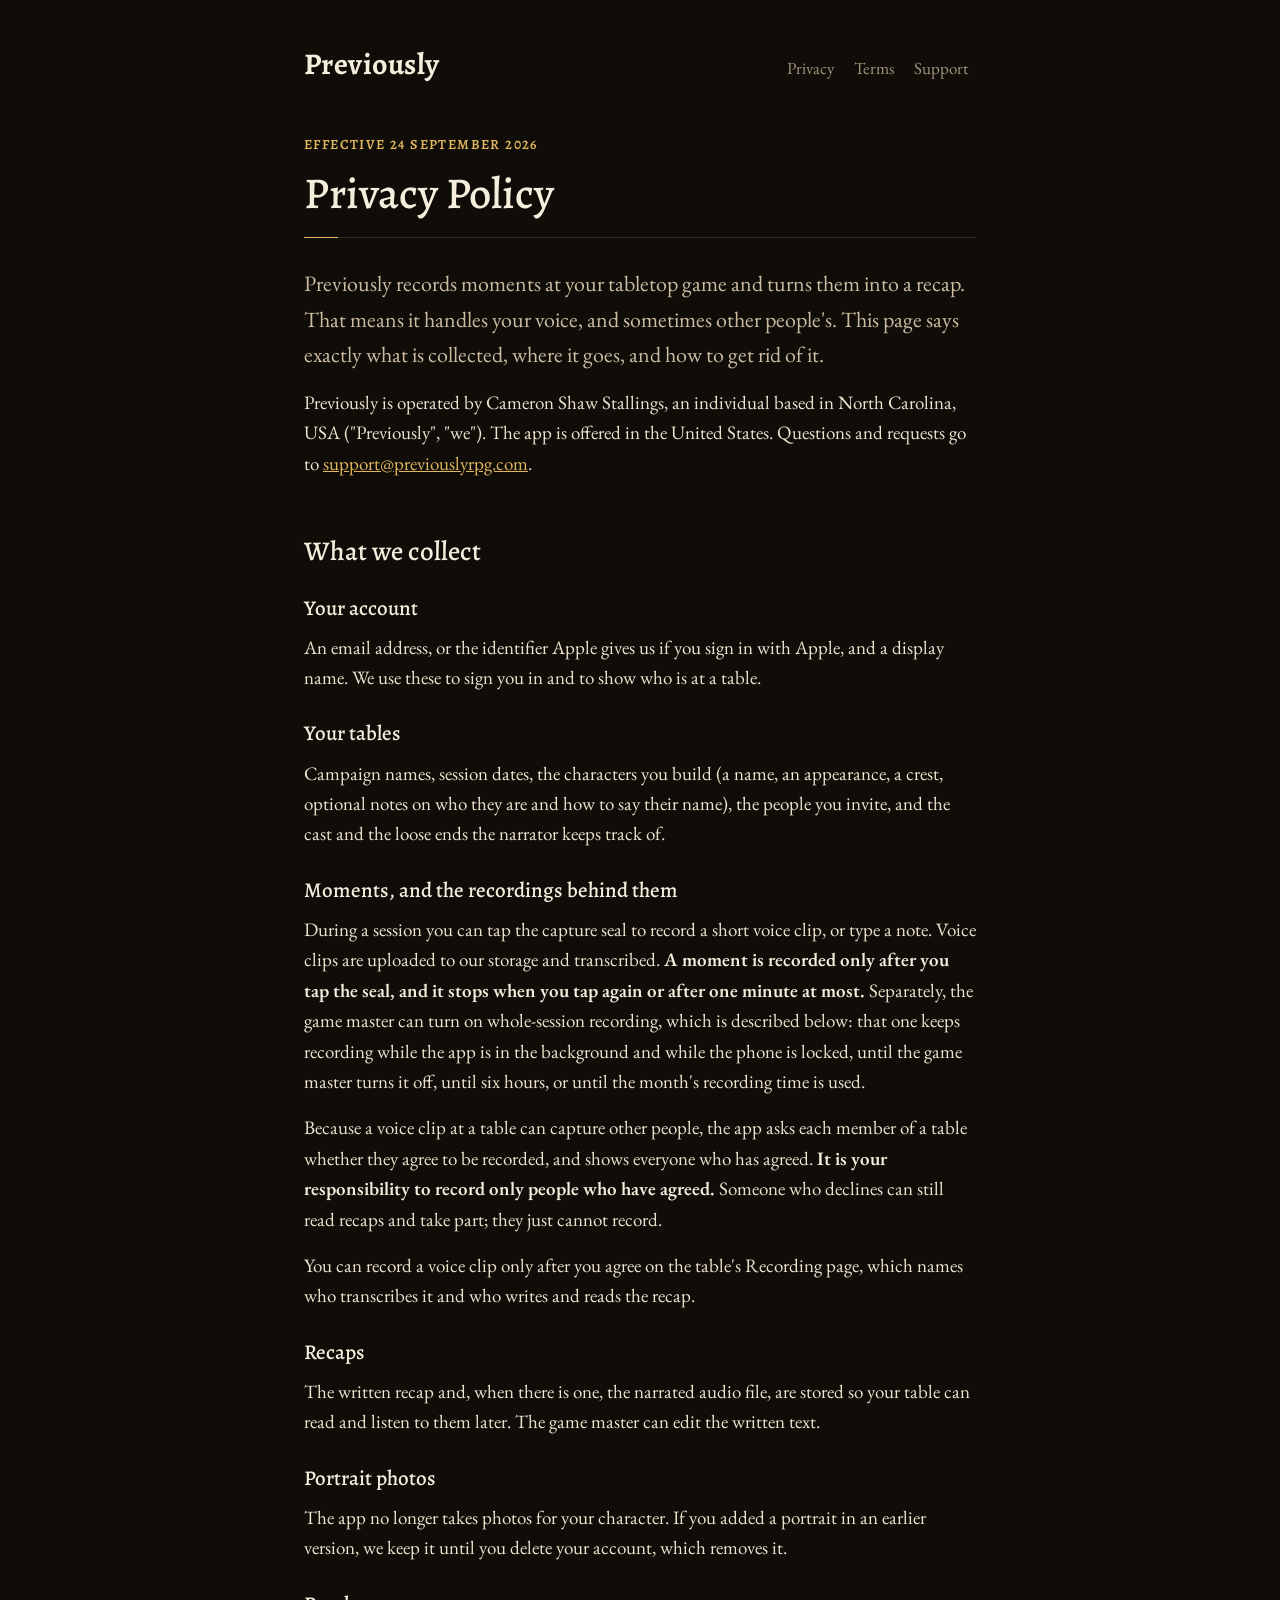
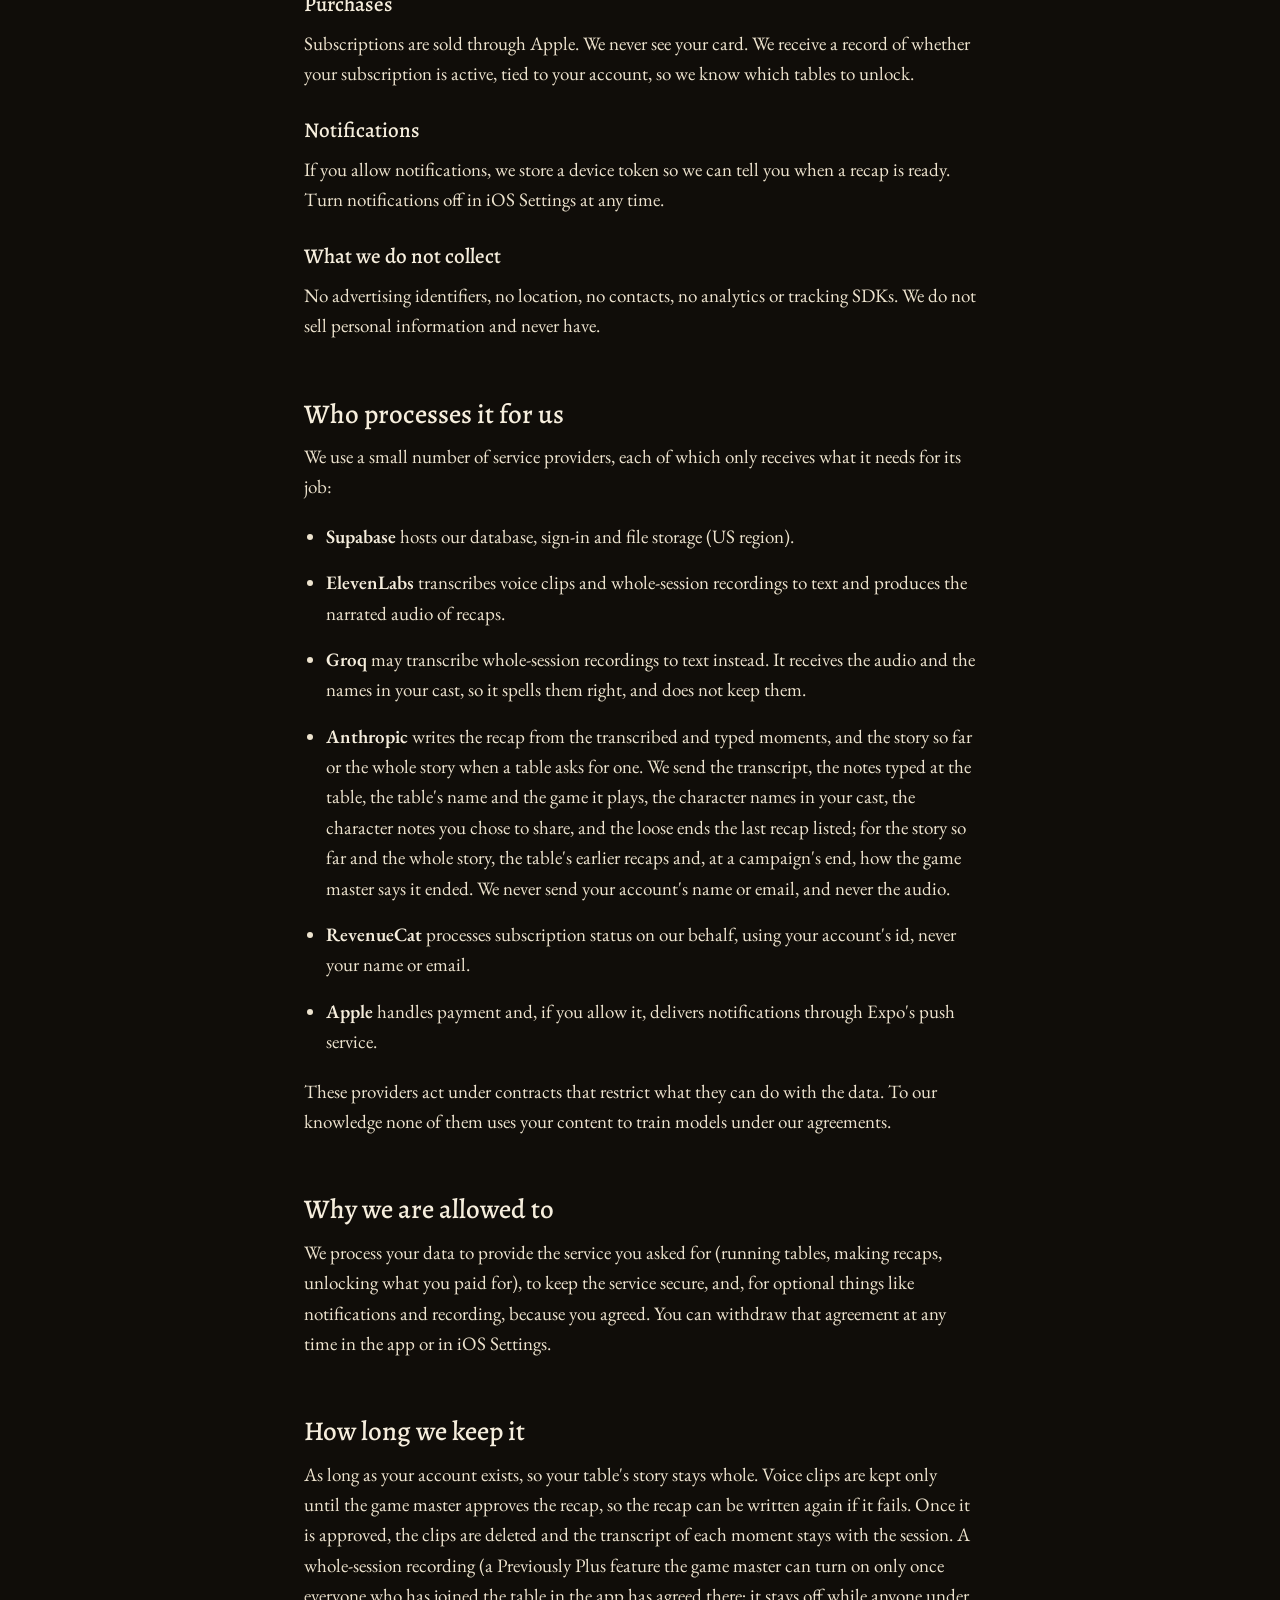
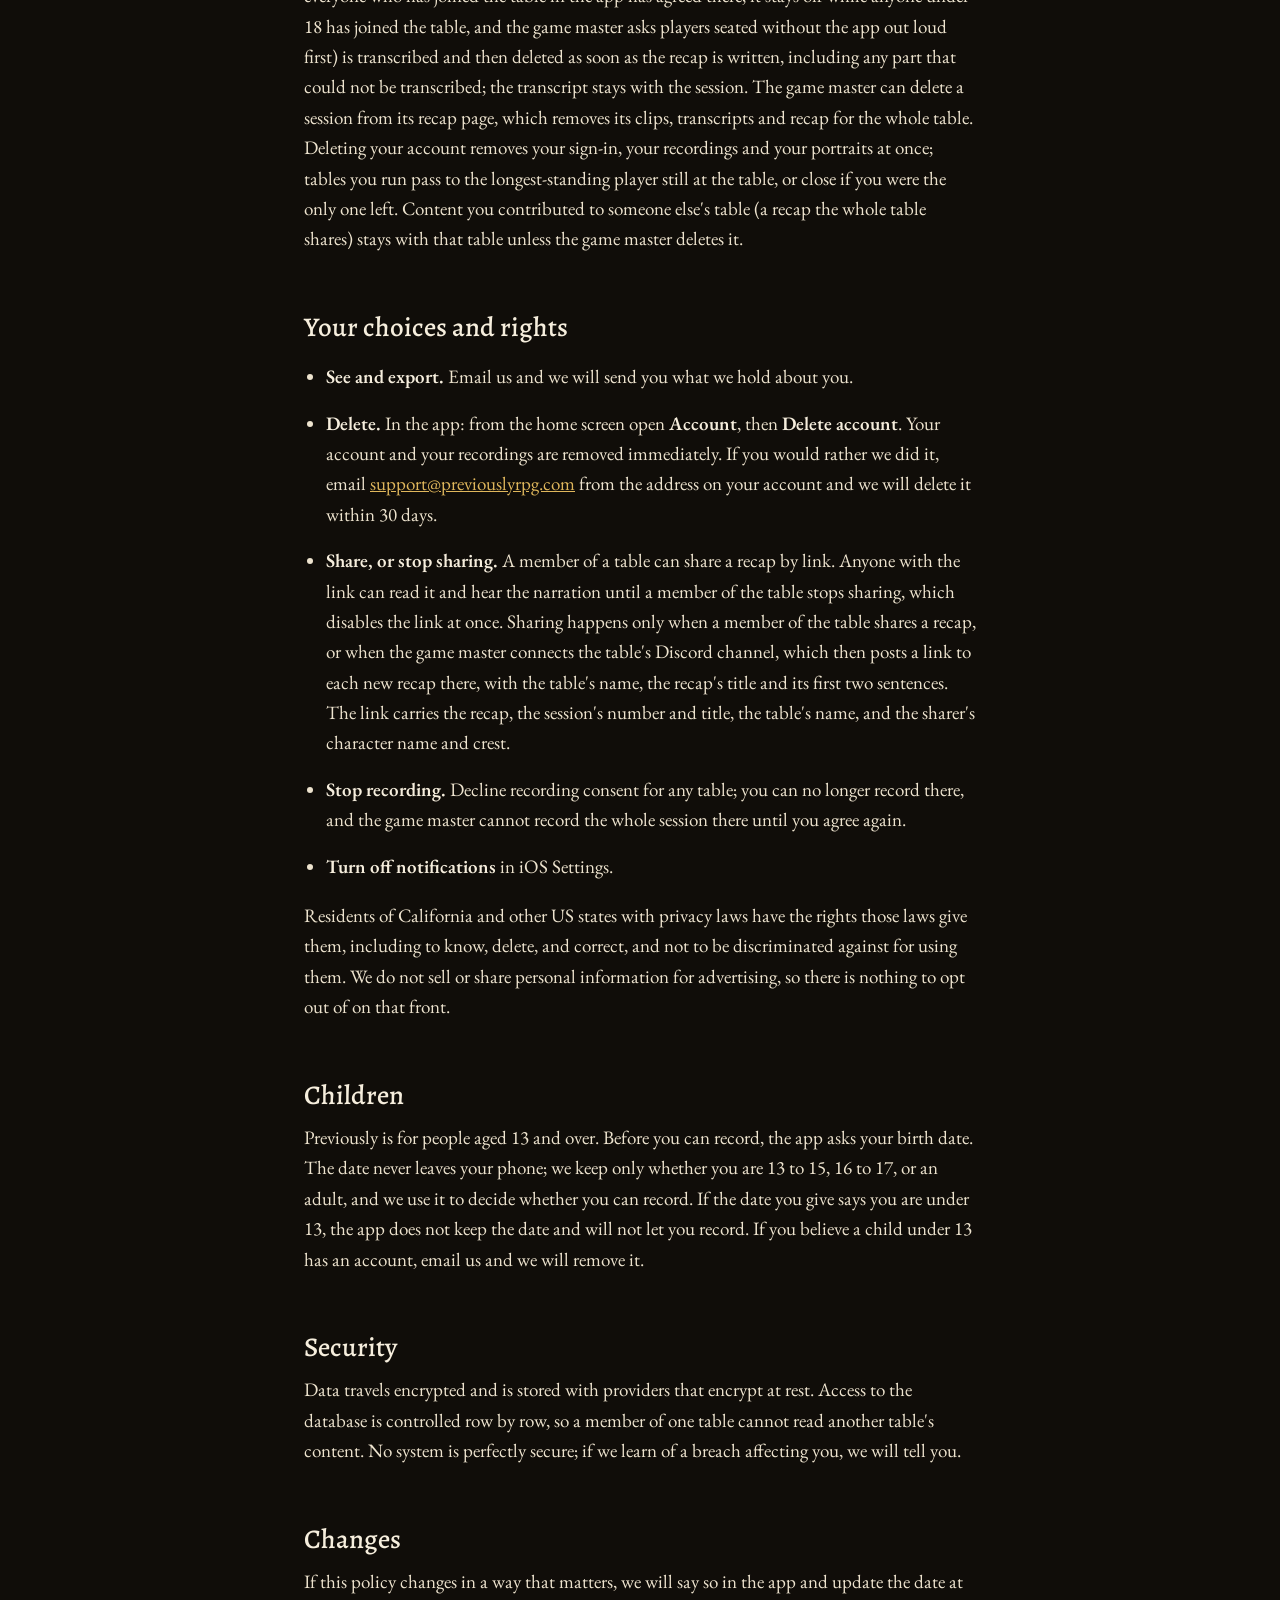
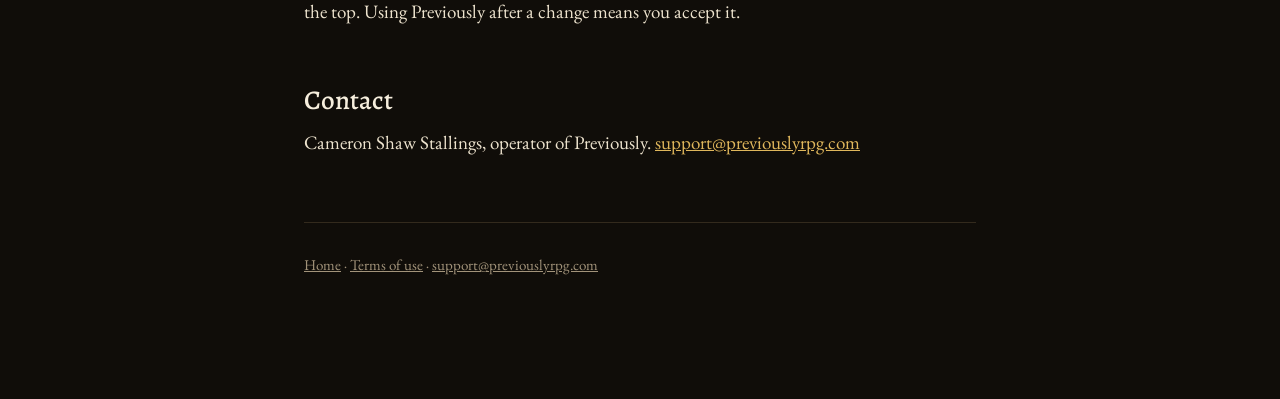
<file: privacy/index.html>
<!doctype html>
<html lang="en">
<head>
<meta charset="utf-8">
<meta name="viewport" content="width=device-width, initial-scale=1">
<meta name="color-scheme" content="dark">
<title>Privacy Policy · Previously</title>
<meta name="description" content="What Previously collects, why, who processes it, and how to delete it.">
<meta name="theme-color" content="#100D09">
<link rel="icon" href="data:image/svg+xml,%3Csvg xmlns='http://www.w3.org/2000/svg' viewBox='0 0 64 64'%3E%3Crect width='64' height='64' rx='12' fill='%23100D09'/%3E%3Cg transform='translate(8 8) scale(0.5)'%3E%3Ccircle cx='48' cy='48' r='38' fill='%231B160F'/%3E%3Ccircle cx='48' cy='48' r='39.8' fill='none' stroke='%23E0B75C' stroke-opacity='.3' stroke-width='3.4' stroke-dasharray='1.5 3.7'/%3E%3Ccircle cx='48' cy='48' r='38' fill='none' stroke='%23E0B75C' stroke-opacity='.7' stroke-width='1.6'/%3E%3Cpath d='M56 30 h20 v4 h-6 v34 h-4 V34 h-4 v34 h-4 V52 A11 11 0 0 1 56 30 Z' fill='%23E0B75C' fill-opacity='.9' transform='translate(-12.5 -1)'/%3E%3C/g%3E%3C/svg%3E">
<link rel="preconnect" href="https://fonts.googleapis.com">
<link rel="preconnect" href="https://fonts.gstatic.com" crossorigin>
<link href="https://fonts.googleapis.com/css2?family=Alegreya:wght@500;600;700&family=EB+Garamond:ital,wght@0,400;0,500;0,600;1,400&display=swap" rel="stylesheet">
<link rel="stylesheet" href="/assets/style.css">
</head>
<body>
<div class="wrap">
  <header>
    <a class="wordmark" href="/">Previously</a>
    <nav><a href="/privacy/">Privacy</a><a href="/terms/">Terms</a><a href="mailto:support@previouslyrpg.com">Support</a></nav>
  </header>

  <p class="label">Effective 24 September 2026</p>
  <h1>Privacy Policy</h1>
  <div class="rule"></div>
  <p class="lede">Previously records moments at your tabletop game and turns them into a recap. That means it handles your voice, and sometimes other people's. This page says exactly what is collected, where it goes, and how to get rid of it.</p>

  <p>Previously is operated by Cameron Shaw Stallings, an individual based in North Carolina, USA ("Previously", "we"). The app is offered in the United States. Questions and requests go to <a href="mailto:support@previouslyrpg.com">support@previouslyrpg.com</a>.</p>

  <h2>What we collect</h2>
  <h3>Your account</h3>
  <p>An email address, or the identifier Apple gives us if you sign in with Apple, and a display name. We use these to sign you in and to show who is at a table.</p>

  <h3>Your tables</h3>
  <p>Campaign names, session dates, the characters you build (a name, an appearance, a crest, optional notes on who they are and how to say their name), the people you invite, and the cast and the loose ends the narrator keeps track of.</p>

  <h3>Moments, and the recordings behind them</h3>
  <p>During a session you can tap the capture seal to record a short voice clip, or type a note. Voice clips are uploaded to our storage and transcribed. <strong>A moment is recorded only after you tap the seal, and it stops when you tap again or after one minute at most.</strong> Separately, the game master can turn on whole-session recording, which is described below: that one keeps recording while the app is in the background and while the phone is locked, until the game master turns it off, until six hours, or until the month's recording time is used.</p>
  <p>Because a voice clip at a table can capture other people, the app asks each member of a table whether they agree to be recorded, and shows everyone who has agreed. <strong>It is your responsibility to record only people who have agreed.</strong> Someone who declines can still read recaps and take part; they just cannot record.</p>
  <p>You can record a voice clip only after you agree on the table's Recording page, which names who transcribes it and who writes and reads the recap.</p>

  <h3>Recaps</h3>
  <p>The written recap and, when there is one, the narrated audio file, are stored so your table can read and listen to them later. The game master can edit the written text.</p>

  <h3>Portrait photos</h3>
  <p>The app no longer takes photos for your character. If you added a portrait in an earlier version, we keep it until you delete your account, which removes it.</p>

  <h3>Purchases</h3>
  <p>Subscriptions are sold through Apple. We never see your card. We receive a record of whether your subscription is active, tied to your account, so we know which tables to unlock.</p>

  <h3>Notifications</h3>
  <p>If you allow notifications, we store a device token so we can tell you when a recap is ready. Turn notifications off in iOS Settings at any time.</p>

  <h3>What we do not collect</h3>
  <p>No advertising identifiers, no location, no contacts, no analytics or tracking SDKs. We do not sell personal information and never have.</p>

  <h2>Who processes it for us</h2>
  <p>We use a small number of service providers, each of which only receives what it needs for its job:</p>
  <ul>
    <li><strong>Supabase</strong> hosts our database, sign-in and file storage (US region).</li>
    <li><strong>ElevenLabs</strong> transcribes voice clips and whole-session recordings to text and produces the narrated audio of recaps.</li>
    <li><strong>Groq</strong> may transcribe whole-session recordings to text instead. It receives the audio and the names in your cast, so it spells them right, and does not keep them.</li>
    <li><strong>Anthropic</strong> writes the recap from the transcribed and typed moments, and the story so far or the whole story when a table asks for one. We send the transcript, the notes typed at the table, the table's name and the game it plays, the character names in your cast, the character notes you chose to share, and the loose ends the last recap listed; for the story so far and the whole story, the table's earlier recaps and, at a campaign's end, how the game master says it ended. We never send your account's name or email, and never the audio.</li>
    <li><strong>RevenueCat</strong> processes subscription status on our behalf, using your account's id, never your name or email.</li>
    <li><strong>Apple</strong> handles payment and, if you allow it, delivers notifications through Expo's push service.</li>
  </ul>
  <p>These providers act under contracts that restrict what they can do with the data. To our knowledge none of them uses your content to train models under our agreements.</p>

  <h2>Why we are allowed to</h2>
  <p>We process your data to provide the service you asked for (running tables, making recaps, unlocking what you paid for), to keep the service secure, and, for optional things like notifications and recording, because you agreed. You can withdraw that agreement at any time in the app or in iOS Settings.</p>

  <h2>How long we keep it</h2>
  <p>As long as your account exists, so your table's story stays whole. Voice clips are kept only until the game master approves the recap, so the recap can be written again if it fails. Once it is approved, the clips are deleted and the transcript of each moment stays with the session. A whole-session recording (a Previously Plus feature the game master can turn on only once everyone who has joined the table in the app has agreed there; it stays off while anyone under 18 has joined the table, and the game master asks players seated without the app out loud first) is transcribed and then deleted as soon as the recap is written, including any part that could not be transcribed; the transcript stays with the session. The game master can delete a session from its recap page, which removes its clips, transcripts and recap for the whole table. Deleting your account removes your sign-in, your recordings and your portraits at once; tables you run pass to the longest-standing player still at the table, or close if you were the only one left. Content you contributed to someone else's table (a recap the whole table shares) stays with that table unless the game master deletes it.</p>

  <h2>Your choices and rights</h2>
  <ul>
    <li><strong>See and export.</strong> Email us and we will send you what we hold about you.</li>
    <li><strong>Delete.</strong> In the app: from the home screen open <strong>Account</strong>, then <strong>Delete account</strong>. Your account and your recordings are removed immediately. If you would rather we did it, email <a href="mailto:support@previouslyrpg.com">support@previouslyrpg.com</a> from the address on your account and we will delete it within 30 days.</li>
    <li><strong>Share, or stop sharing.</strong> A member of a table can share a recap by link. Anyone with the link can read it and hear the narration until a member of the table stops sharing, which disables the link at once. Sharing happens only when a member of the table shares a recap, or when the game master connects the table's Discord channel, which then posts a link to each new recap there, with the table's name, the recap's title and its first two sentences. The link carries the recap, the session's number and title, the table's name, and the sharer's character name and crest.</li>
    <li><strong>Stop recording.</strong> Decline recording consent for any table; you can no longer record there, and the game master cannot record the whole session there until you agree again.</li>
    <li><strong>Turn off notifications</strong> in iOS Settings.</li>
  </ul>
  <p>Residents of California and other US states with privacy laws have the rights those laws give them, including to know, delete, and correct, and not to be discriminated against for using them. We do not sell or share personal information for advertising, so there is nothing to opt out of on that front.</p>

  <h2>Children</h2>
  <p>Previously is for people aged 13 and over. Before you can record, the app asks your birth date. The date never leaves your phone; we keep only whether you are 13 to 15, 16 to 17, or an adult, and we use it to decide whether you can record. If the date you give says you are under 13, the app does not keep the date and will not let you record. If you believe a child under 13 has an account, email us and we will remove it.</p>

  <h2>Security</h2>
  <p>Data travels encrypted and is stored with providers that encrypt at rest. Access to the database is controlled row by row, so a member of one table cannot read another table's content. No system is perfectly secure; if we learn of a breach affecting you, we will tell you.</p>

  <h2>Changes</h2>
  <p>If this policy changes in a way that matters, we will say so in the app and update the date at the top. Using Previously after a change means you accept it.</p>

  <h2>Contact</h2>
  <p>Cameron Shaw Stallings, operator of Previously. <a href="mailto:support@previouslyrpg.com">support@previouslyrpg.com</a></p>

  <footer>
    <p><a href="/">Home</a> &middot; <a href="/terms/">Terms of use</a> &middot; <a href="mailto:support@previouslyrpg.com">support@previouslyrpg.com</a></p>
  </footer>
</div>
</body>
</html>
</file>
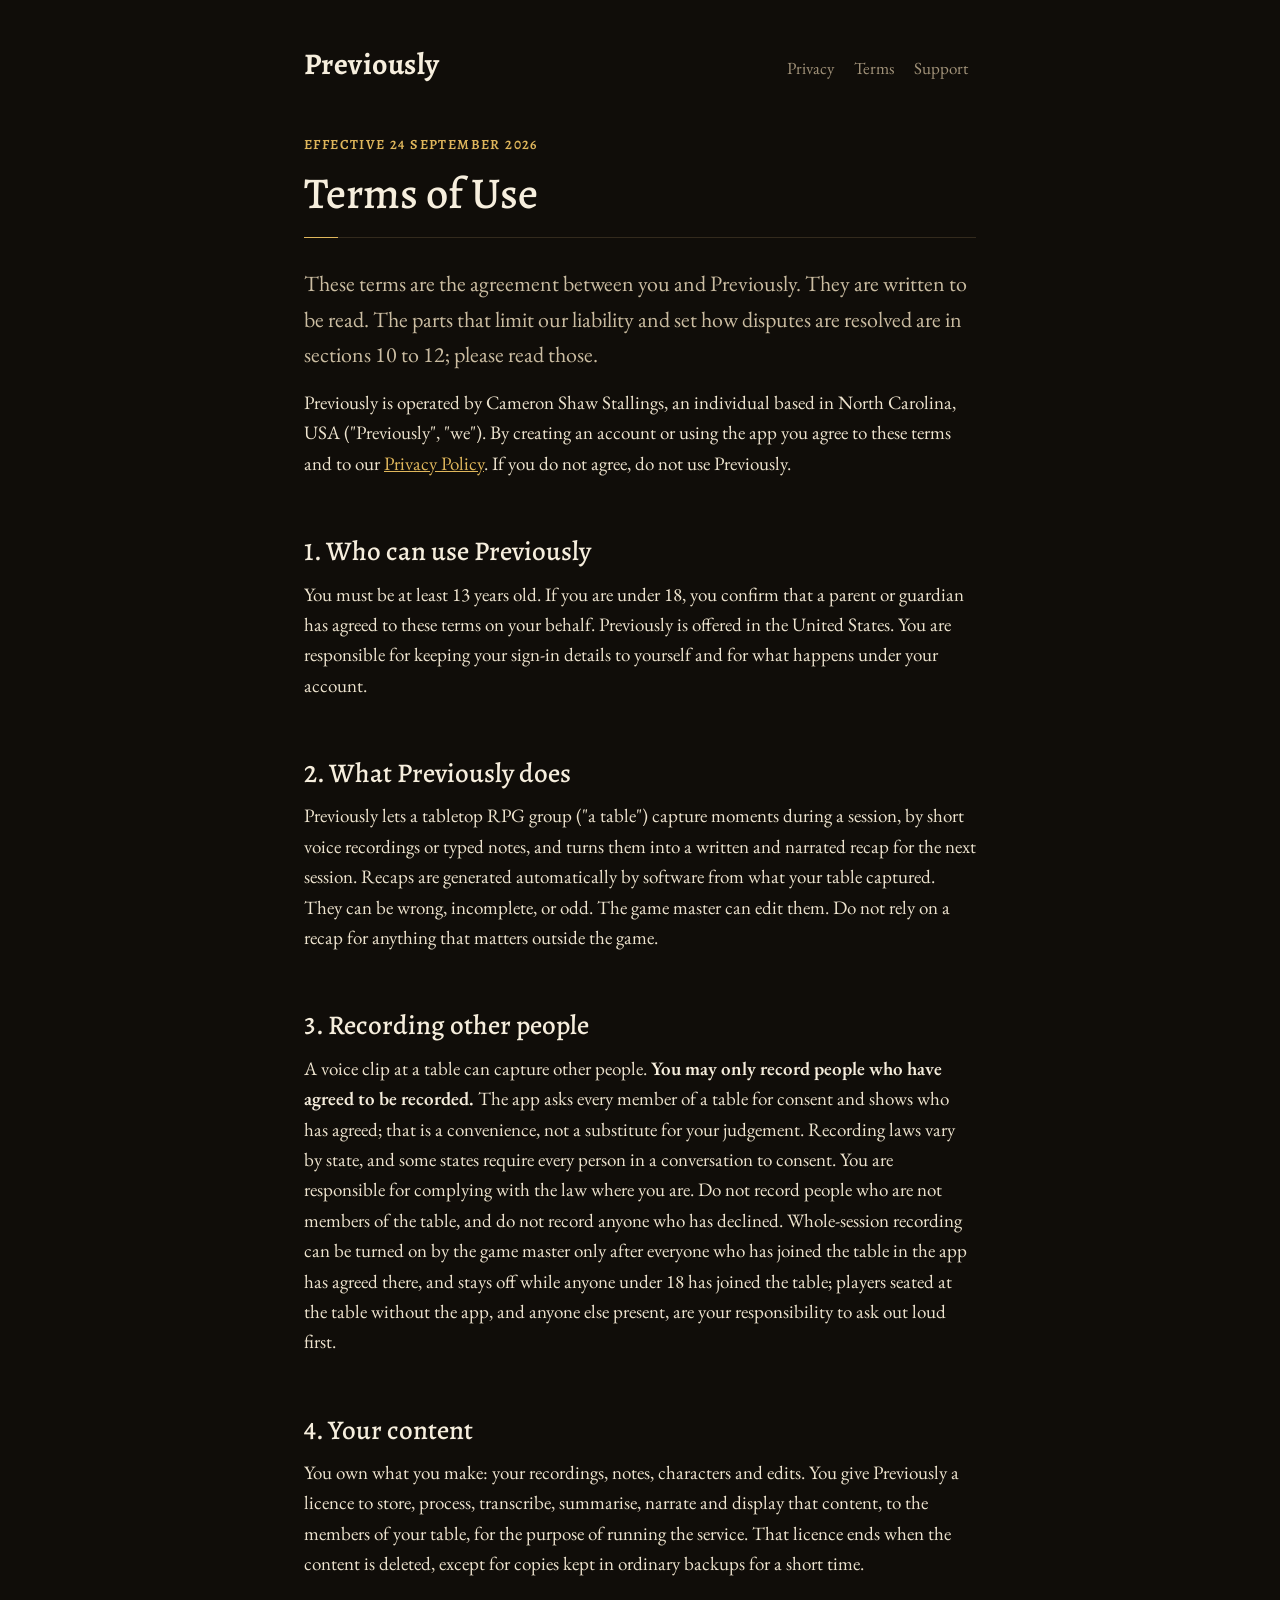
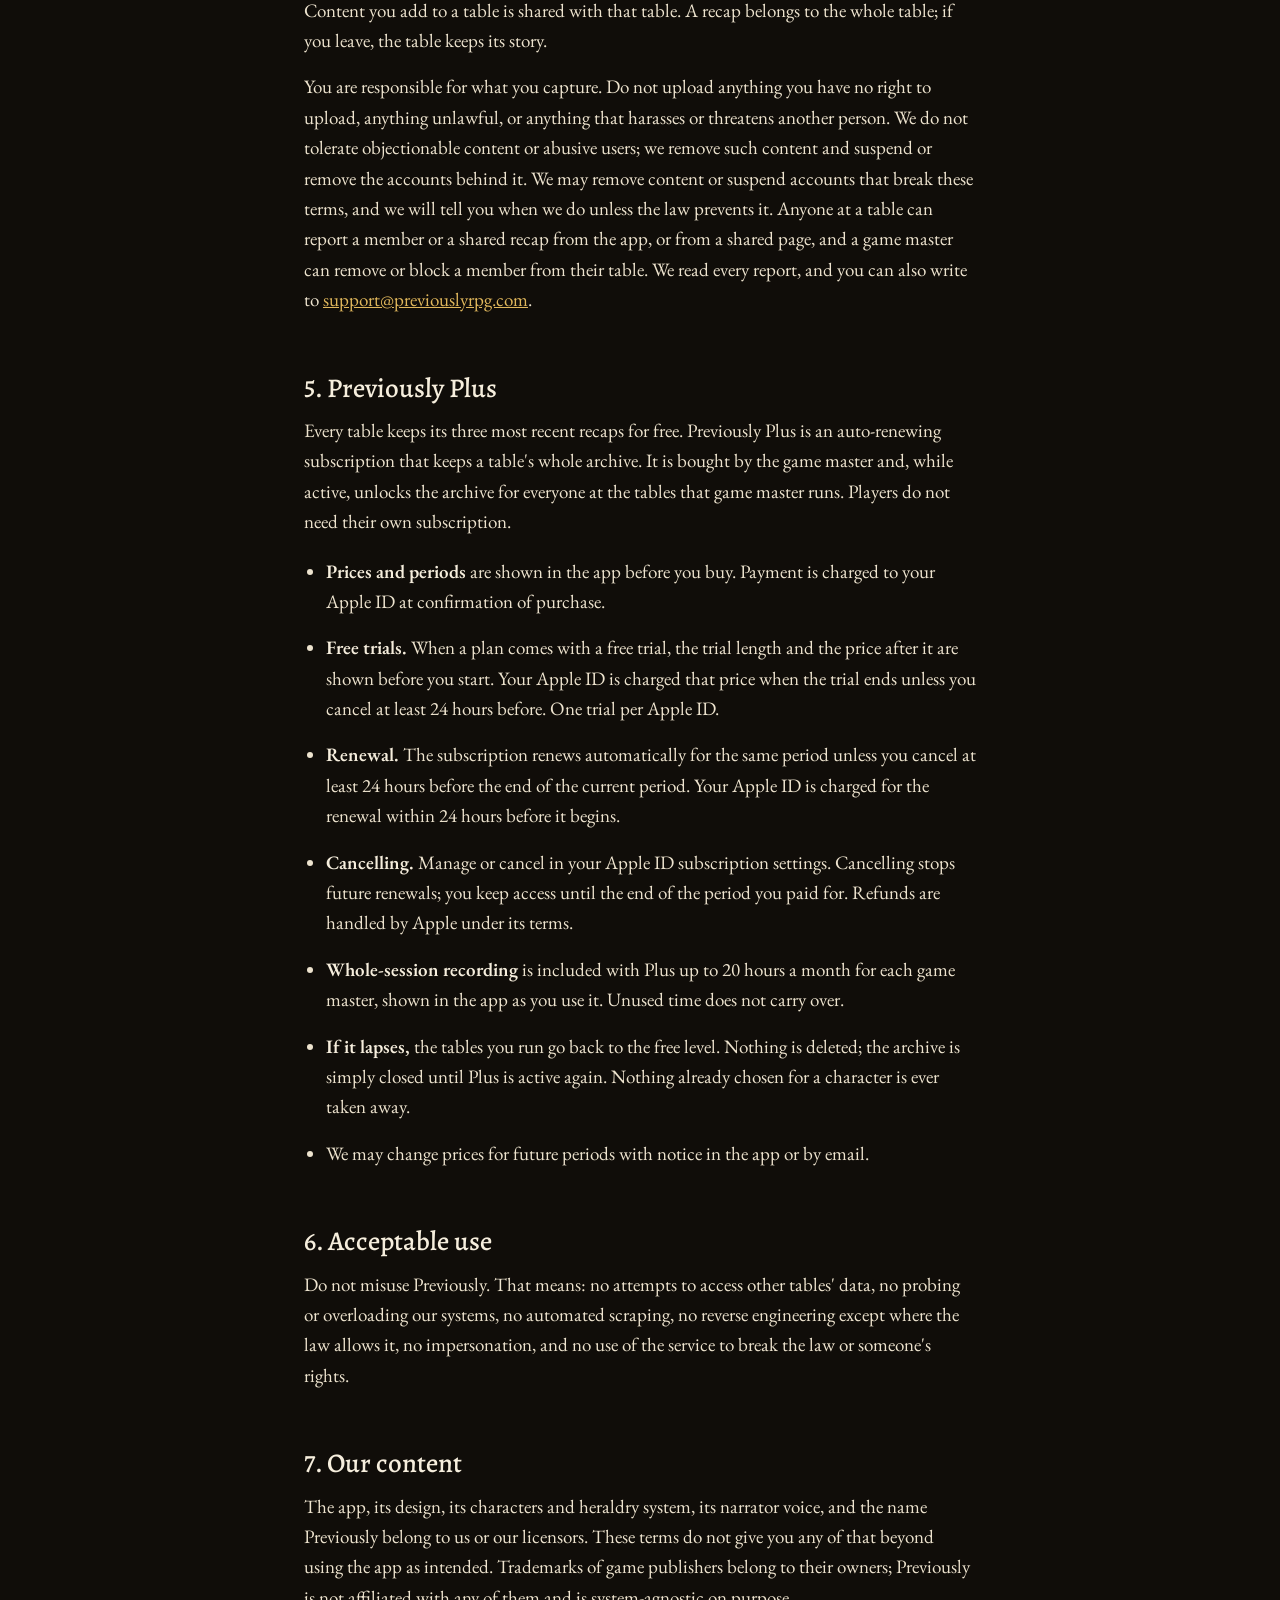
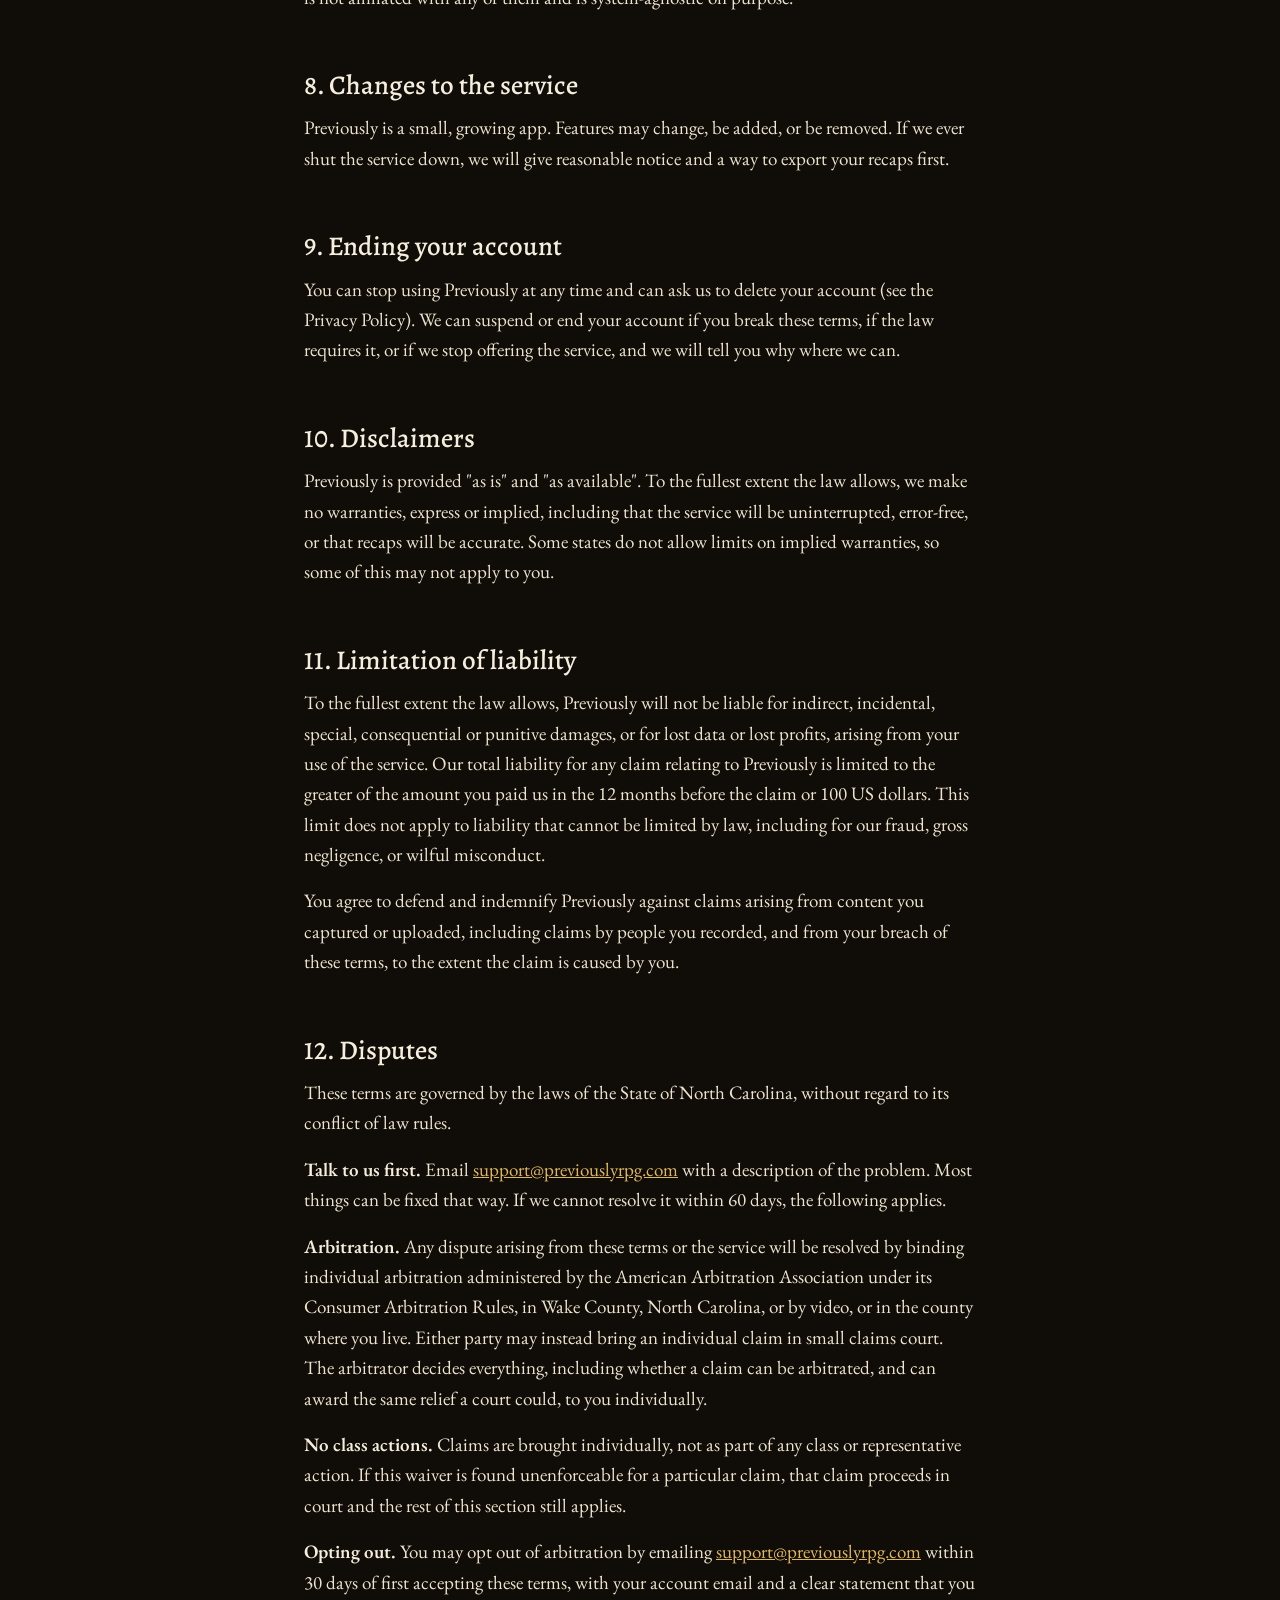
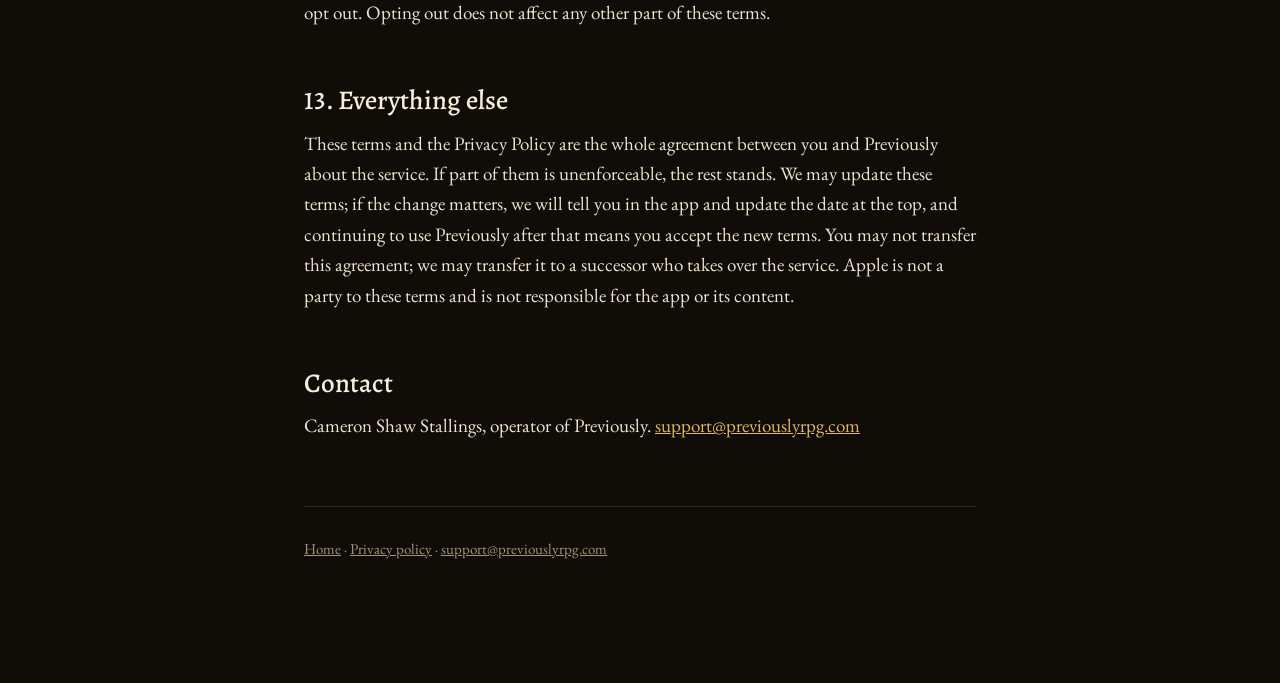
<file: terms/index.html>
<!doctype html>
<html lang="en">
<head>
<meta charset="utf-8">
<meta name="viewport" content="width=device-width, initial-scale=1">
<meta name="color-scheme" content="dark">
<title>Terms of Use · Previously</title>
<meta name="description" content="The terms for using Previously, including subscriptions and recording responsibilities.">
<meta name="theme-color" content="#100D09">
<link rel="icon" href="data:image/svg+xml,%3Csvg xmlns='http://www.w3.org/2000/svg' viewBox='0 0 64 64'%3E%3Crect width='64' height='64' rx='12' fill='%23100D09'/%3E%3Cg transform='translate(8 8) scale(0.5)'%3E%3Ccircle cx='48' cy='48' r='38' fill='%231B160F'/%3E%3Ccircle cx='48' cy='48' r='39.8' fill='none' stroke='%23E0B75C' stroke-opacity='.3' stroke-width='3.4' stroke-dasharray='1.5 3.7'/%3E%3Ccircle cx='48' cy='48' r='38' fill='none' stroke='%23E0B75C' stroke-opacity='.7' stroke-width='1.6'/%3E%3Cpath d='M56 30 h20 v4 h-6 v34 h-4 V34 h-4 v34 h-4 V52 A11 11 0 0 1 56 30 Z' fill='%23E0B75C' fill-opacity='.9' transform='translate(-12.5 -1)'/%3E%3C/g%3E%3C/svg%3E">
<link rel="preconnect" href="https://fonts.googleapis.com">
<link rel="preconnect" href="https://fonts.gstatic.com" crossorigin>
<link href="https://fonts.googleapis.com/css2?family=Alegreya:wght@500;600;700&family=EB+Garamond:ital,wght@0,400;0,500;0,600;1,400&display=swap" rel="stylesheet">
<link rel="stylesheet" href="/assets/style.css">
</head>
<body>
<div class="wrap">
  <header>
    <a class="wordmark" href="/">Previously</a>
    <nav><a href="/privacy/">Privacy</a><a href="/terms/">Terms</a><a href="mailto:support@previouslyrpg.com">Support</a></nav>
  </header>

  <p class="label">Effective 24 September 2026</p>
  <h1>Terms of Use</h1>
  <div class="rule"></div>
  <p class="lede">These terms are the agreement between you and Previously. They are written to be read. The parts that limit our liability and set how disputes are resolved are in sections 10 to 12; please read those.</p>

  <p>Previously is operated by Cameron Shaw Stallings, an individual based in North Carolina, USA ("Previously", "we"). By creating an account or using the app you agree to these terms and to our <a href="/privacy/">Privacy Policy</a>. If you do not agree, do not use Previously.</p>

  <h2>1. Who can use Previously</h2>
  <p>You must be at least 13 years old. If you are under 18, you confirm that a parent or guardian has agreed to these terms on your behalf. Previously is offered in the United States. You are responsible for keeping your sign-in details to yourself and for what happens under your account.</p>

  <h2>2. What Previously does</h2>
  <p>Previously lets a tabletop RPG group ("a table") capture moments during a session, by short voice recordings or typed notes, and turns them into a written and narrated recap for the next session. Recaps are generated automatically by software from what your table captured. They can be wrong, incomplete, or odd. The game master can edit them. Do not rely on a recap for anything that matters outside the game.</p>

  <h2>3. Recording other people</h2>
  <p>A voice clip at a table can capture other people. <strong>You may only record people who have agreed to be recorded.</strong> The app asks every member of a table for consent and shows who has agreed; that is a convenience, not a substitute for your judgement. Recording laws vary by state, and some states require every person in a conversation to consent. You are responsible for complying with the law where you are. Do not record people who are not members of the table, and do not record anyone who has declined. Whole-session recording can be turned on by the game master only after everyone who has joined the table in the app has agreed there, and stays off while anyone under 18 has joined the table; players seated at the table without the app, and anyone else present, are your responsibility to ask out loud first.</p>

  <h2>4. Your content</h2>
  <p>You own what you make: your recordings, notes, characters and edits. You give Previously a licence to store, process, transcribe, summarise, narrate and display that content, to the members of your table, for the purpose of running the service. That licence ends when the content is deleted, except for copies kept in ordinary backups for a short time.</p>
  <p>Content you add to a table is shared with that table. A recap belongs to the whole table; if you leave, the table keeps its story.</p>
  <p>You are responsible for what you capture. Do not upload anything you have no right to upload, anything unlawful, or anything that harasses or threatens another person. We do not tolerate objectionable content or abusive users; we remove such content and suspend or remove the accounts behind it. We may remove content or suspend accounts that break these terms, and we will tell you when we do unless the law prevents it. Anyone at a table can report a member or a shared recap from the app, or from a shared page, and a game master can remove or block a member from their table. We read every report, and you can also write to <a href="mailto:support@previouslyrpg.com">support@previouslyrpg.com</a>.</p>

  <h2>5. Previously Plus</h2>
  <p>Every table keeps its three most recent recaps for free. Previously Plus is an auto-renewing subscription that keeps a table's whole archive. It is bought by the game master and, while active, unlocks the archive for everyone at the tables that game master runs. Players do not need their own subscription.</p>
  <ul>
    <li><strong>Prices and periods</strong> are shown in the app before you buy. Payment is charged to your Apple ID at confirmation of purchase.</li>
    <li><strong>Free trials.</strong> When a plan comes with a free trial, the trial length and the price after it are shown before you start. Your Apple ID is charged that price when the trial ends unless you cancel at least 24 hours before. One trial per Apple ID.</li>
    <li><strong>Renewal.</strong> The subscription renews automatically for the same period unless you cancel at least 24 hours before the end of the current period. Your Apple ID is charged for the renewal within 24 hours before it begins.</li>
    <li><strong>Cancelling.</strong> Manage or cancel in your Apple ID subscription settings. Cancelling stops future renewals; you keep access until the end of the period you paid for. Refunds are handled by Apple under its terms.</li>
    <li><strong>Whole-session recording</strong> is included with Plus up to 20 hours a month for each game master, shown in the app as you use it. Unused time does not carry over.</li>
    <li><strong>If it lapses,</strong> the tables you run go back to the free level. Nothing is deleted; the archive is simply closed until Plus is active again. Nothing already chosen for a character is ever taken away.</li>
    <li>We may change prices for future periods with notice in the app or by email.</li>
  </ul>

  <h2>6. Acceptable use</h2>
  <p>Do not misuse Previously. That means: no attempts to access other tables' data, no probing or overloading our systems, no automated scraping, no reverse engineering except where the law allows it, no impersonation, and no use of the service to break the law or someone's rights.</p>

  <h2>7. Our content</h2>
  <p>The app, its design, its characters and heraldry system, its narrator voice, and the name Previously belong to us or our licensors. These terms do not give you any of that beyond using the app as intended. Trademarks of game publishers belong to their owners; Previously is not affiliated with any of them and is system-agnostic on purpose.</p>

  <h2>8. Changes to the service</h2>
  <p>Previously is a small, growing app. Features may change, be added, or be removed. If we ever shut the service down, we will give reasonable notice and a way to export your recaps first.</p>

  <h2>9. Ending your account</h2>
  <p>You can stop using Previously at any time and can ask us to delete your account (see the Privacy Policy). We can suspend or end your account if you break these terms, if the law requires it, or if we stop offering the service, and we will tell you why where we can.</p>

  <h2>10. Disclaimers</h2>
  <p>Previously is provided "as is" and "as available". To the fullest extent the law allows, we make no warranties, express or implied, including that the service will be uninterrupted, error-free, or that recaps will be accurate. Some states do not allow limits on implied warranties, so some of this may not apply to you.</p>

  <h2>11. Limitation of liability</h2>
  <p>To the fullest extent the law allows, Previously will not be liable for indirect, incidental, special, consequential or punitive damages, or for lost data or lost profits, arising from your use of the service. Our total liability for any claim relating to Previously is limited to the greater of the amount you paid us in the 12 months before the claim or 100 US dollars. This limit does not apply to liability that cannot be limited by law, including for our fraud, gross negligence, or wilful misconduct.</p>
  <p>You agree to defend and indemnify Previously against claims arising from content you captured or uploaded, including claims by people you recorded, and from your breach of these terms, to the extent the claim is caused by you.</p>

  <h2>12. Disputes</h2>
  <p>These terms are governed by the laws of the State of North Carolina, without regard to its conflict of law rules.</p>
  <p><strong>Talk to us first.</strong> Email <a href="mailto:support@previouslyrpg.com">support@previouslyrpg.com</a> with a description of the problem. Most things can be fixed that way. If we cannot resolve it within 60 days, the following applies.</p>
  <p><strong>Arbitration.</strong> Any dispute arising from these terms or the service will be resolved by binding individual arbitration administered by the American Arbitration Association under its Consumer Arbitration Rules, in Wake County, North Carolina, or by video, or in the county where you live. Either party may instead bring an individual claim in small claims court. The arbitrator decides everything, including whether a claim can be arbitrated, and can award the same relief a court could, to you individually.</p>
  <p><strong>No class actions.</strong> Claims are brought individually, not as part of any class or representative action. If this waiver is found unenforceable for a particular claim, that claim proceeds in court and the rest of this section still applies.</p>
  <p><strong>Opting out.</strong> You may opt out of arbitration by emailing <a href="mailto:support@previouslyrpg.com">support@previouslyrpg.com</a> within 30 days of first accepting these terms, with your account email and a clear statement that you opt out. Opting out does not affect any other part of these terms.</p>

  <h2>13. Everything else</h2>
  <p>These terms and the Privacy Policy are the whole agreement between you and Previously about the service. If part of them is unenforceable, the rest stands. We may update these terms; if the change matters, we will tell you in the app and update the date at the top, and continuing to use Previously after that means you accept the new terms. You may not transfer this agreement; we may transfer it to a successor who takes over the service. Apple is not a party to these terms and is not responsible for the app or its content.</p>

  <h2>Contact</h2>
  <p>Cameron Shaw Stallings, operator of Previously. <a href="mailto:support@previouslyrpg.com">support@previouslyrpg.com</a></p>

  <footer>
    <p><a href="/">Home</a> &middot; <a href="/privacy/">Privacy policy</a> &middot; <a href="mailto:support@previouslyrpg.com">support@previouslyrpg.com</a></p>
  </footer>
</div>
</body>
</html>
</file>
<file: assets/style.css>
/* Lamplight, on the web. The app's tokens, and the app's marks. */
:root {
  --ground: #100D09;
  --surface: #1B160F;
  --surface2: #241D14;
  --ink: #F6EEDD;
  --prose: #EDE3CE;
  --soft: #CBBDA2;
  --mute: #A2937A;
  --brass: #E0B75C;
  --ember: #C4593A;
  --rule: #332A1D;
  color-scheme: dark;
}
* { box-sizing: border-box; }
html { background: var(--ground); -webkit-text-size-adjust: 100%; }
body {
  margin: 0;
  background: var(--ground);
  color: var(--prose);
  font-family: 'EB Garamond', Georgia, 'Times New Roman', serif;
  font-size: 19px;
  line-height: 1.6;
  -webkit-font-smoothing: antialiased;
  font-synthesis: none;
  /* Lining figures everywhere, as the app sets them: old-style figures read
     as numbers smaller than the words around them. */
  font-variant-numeric: lining-nums;
}
.wrap { max-width: 720px; margin: 0 auto; padding: 40px max(24px, env(safe-area-inset-right)) 96px max(24px, env(safe-area-inset-left)); }
header { display: flex; align-items: baseline; justify-content: space-between; gap: 16px; flex-wrap: wrap; margin-bottom: 40px; }
.wordmark {
  font-family: 'Alegreya', Georgia, serif; font-weight: 700;
  font-size: 30px; color: var(--ink); text-decoration: none; letter-spacing: 0.015em;
}
nav { display: flex; gap: 4px; }
nav a { color: var(--mute); text-decoration: none; font-size: 17px; padding: 12px 8px; display: inline-block; }
nav a:hover { color: var(--brass); }
h1, h2, h3 {
  font-family: 'Alegreya', Georgia, serif; font-weight: 500; color: var(--ink); line-height: 1.2;
  margin: 0 0 12px;
}
h1 { font-size: 44px; }
h2 { font-size: 27px; margin-top: 56px; }
h3 { font-size: 21px; margin-top: 28px; }
p, li { margin: 0 0 16px; }
ul { padding-left: 22px; }
a { color: var(--brass); }
strong { color: var(--ink); font-weight: 600; }
.label {
  font-family: 'Alegreya', Georgia, serif; font-weight: 600;
  font-size: 14px; letter-spacing: 0.1em; text-transform: uppercase; color: var(--brass);
  margin: 0 0 10px;
}
.rule { height: 1px; margin: 18px 0 28px; background: linear-gradient(90deg, var(--brass) 0 34px, var(--rule) 34px); }
.lede { font-size: 22px; color: var(--soft); }
.mute { color: var(--mute); }
.fine { font-size: 15px; color: var(--mute); }

/* The film: the launch video, vertical. Capped by width so it stays a phone's
   shape on a desktop, and by the window's height so a laptop sees it whole. */
.film { margin: 36px 0 0; }
.film-frame {
  width: min(100%, 340px); width: min(100%, 340px, 44vh); width: min(100%, 340px, 44svh);
  aspect-ratio: 9 / 16; margin: 0 auto; overflow: hidden; isolation: isolate;
  background: #0D0C05; border: 1px solid var(--rule); border-radius: 12px;
}
.film-frame video { display: block; width: 100%; height: 100%; object-fit: cover; background: #0D0C05; border-radius: 11px; }
.film figcaption { text-align: center; font-size: 15px; color: var(--mute); margin: 14px auto 0; max-width: 34em; }
.film .credit { display: block; font-size: 12px; margin-top: 4px; }

/* The running head: a label between two rules, as over the seal in the app. */
.head-row { display: flex; align-items: center; gap: 12px; margin: 40px 0 10px; }
.head-row::before, .head-row::after { content: ""; flex: 1; height: 1px; background: var(--rule); }
.head-row .label { margin: 0; }
.head-row.live .label { color: var(--ember); }

/* The seal row: the page rule runs into the seal from both margins. */
.seal-row { display: flex; align-items: center; }
.seal-row::before, .seal-row::after { content: ""; flex: 1; height: 1px; background: var(--rule); }
.hero-seal {
  position: relative; width: 136px; height: 136px; margin: 0 4px; padding: 0;
  background: none; border: 0; cursor: pointer; border-radius: 50%;
  touch-action: manipulation; -webkit-tap-highlight-color: transparent;
}
.hero-seal:focus-visible { outline: 2px solid var(--brass); outline-offset: 6px; }
.hero-seal svg { position: absolute; inset: 0; width: 100%; height: 100%; }
.hero-seal .bloom { position: absolute; inset: 0; border-radius: 50%; background: var(--ember); opacity: 0; transform: scale(0.92); pointer-events: none; }
.hero-seal.live .bloom { animation: bloom 2.8s ease-in-out infinite; }
@keyframes bloom { 0%, 100% { opacity: 0.10; transform: scale(0.92); } 50% { opacity: 0.22; transform: scale(1.06); } }
@media (prefers-reduced-motion: reduce) { .hero-seal.live .bloom { animation: none; opacity: 0.16; transform: none; } }
.hero-seal .numerals {
  position: absolute; inset: 0; display: flex; align-items: center; justify-content: center;
  font-family: 'Alegreya', Georgia, serif; font-weight: 500; font-size: 30px; color: var(--ink); pointer-events: none;
}
.hero-seal .numerals[hidden] { display: none; }
.hero-seal .burn { display: none; }
.hero-seal.live .burn { display: block; }
.hero-seal.live .device { display: none; }
.hero-seal:active .wax { fill: var(--ground); }
.hero-seal:active .rim { stroke-opacity: 1; }
.hero-seal:active .mill { stroke-opacity: 0.45; }
.seal-label { text-align: center; font-size: 19px; color: var(--ink); margin: 14px 0 2px; }
.seal-gloss { text-align: center; font-size: 15px; color: var(--mute); margin: 0 0 18px; }
.moments { display: flex; flex-direction: column; gap: 8px; margin: 0 0 18px; }
.moment { background: var(--surface); border: 1px solid var(--rule); border-radius: 6px; padding: 12px 14px; font-size: 17px; line-height: 1.5; color: var(--prose); }
.moment .label { display: block; font-size: 11px; margin: 4px 0 0; color: var(--mute); }

/* The plate: the seal's cross-section as a rectangle. Milled only when primary. */
.plate {
  position: relative; display: inline-flex; align-items: center; justify-content: center;
  min-height: 52px; padding: 12px 24px; margin: 4px; border-radius: 6px;
  background: var(--surface2); color: var(--ink); text-decoration: none;
  font-family: 'EB Garamond', Georgia, serif; font-weight: 600; font-size: 18px; line-height: 1.2; text-align: center;
  border: 1.4px solid rgba(224, 183, 92, 0.62);
  -webkit-tap-highlight-color: transparent; touch-action: manipulation;
}
.plate.primary { border-color: rgba(224, 183, 92, 0.82); min-width: 208px; }
.plate .rings { position: absolute; inset: -5.4px; width: calc(100% + 10.8px); height: calc(100% + 10.8px); pointer-events: none; overflow: visible; }
.plate .rings .mill { x: 2.2px; y: 2.2px; width: calc(100% - 4.4px); height: calc(100% - 4.4px); rx: 7.8px; ry: 7.8px; fill: none; stroke: var(--brass); stroke-width: 3.4; stroke-dasharray: 1.5 3.7; stroke-opacity: 0.30; }
.plate .rings .inner { x: 10px; y: 10px; width: calc(100% - 20px); height: calc(100% - 20px); fill: none; stroke: var(--brass); stroke-width: 0.9; stroke-opacity: 0.32; }
.plate.secondary .rings .mill { display: none; }
.plate:hover { border-color: var(--brass); }
.plate:active { background: var(--surface); border-color: var(--brass); }
.plate:active .rings .mill { stroke-opacity: 0.45; }
.plate:active .rings .inner { stroke-opacity: 0.5; }
.plate:focus-visible { outline: 2px solid var(--brass); outline-offset: 5px; }
.plate-row { display: flex; align-items: center; margin: 12px 0; }
.plate-row::before, .plate-row::after { content: ""; flex: 1; min-width: 12px; height: 1px; background: var(--rule); }
.plate-row.pair { flex-wrap: wrap; justify-content: center; gap: 6px; }
.plate-row.pair::before, .plate-row.pair::after { display: none; }

/* A notice: a page, not a control. Brass edge, no milling. */
.notice { background: var(--surface); border: 1px solid var(--brass); border-radius: 6px; padding: 22px 24px; margin: 28px 0; }
.notice .label { margin-bottom: 8px; }
.notice h3 { margin-top: 0; }
.notice p:last-child { margin-bottom: 0; }

/* How it works: the three welcome pages, with the app's own marks. */
.device-row { display: grid; grid-template-columns: 72px 1fr; gap: 20px; align-items: start; margin: 28px 0; }
.device-row .device { width: 64px; height: 64px; display: flex; align-items: center; justify-content: center; }
.device-row .device svg { width: 100%; height: 100%; }
.device-row h3 { margin-top: 0; }
.device-row .label { margin-bottom: 4px; }
.device-row p:last-child { margin-bottom: 0; }
@media (max-width: 480px) { .device-row { grid-template-columns: 56px 1fr; gap: 14px; } .device-row .device { width: 52px; height: 52px; } }

/* The recap, as the app sets it: a versal, then the prose, then the fleuron. */
.recap-head { display: flex; align-items: center; gap: 20px; margin: 8px 0 4px; }
.recap-head svg { width: 84px; height: 84px; flex: none; }
.recap-head h1 { margin: 0; }
.prose { max-width: 620px; }
.prose p { font-size: 20px; line-height: 1.55; color: var(--prose); margin: 0 0 1em; }
.prose p:first-child::first-letter { font-family: 'Alegreya', Georgia, serif; font-weight: 700; font-size: 3.1em; line-height: 0.85; float: left; padding: 6px 10px 0 0; color: var(--brass); }
.fleuron { display: flex; justify-content: center; margin: 28px 0; }
.fleuron svg { width: 28px; height: 28px; }
.listen { margin: 18px 0 6px; }
.listen .label { margin-bottom: 6px; }
audio { width: 100%; accent-color: var(--brass); }

footer { margin-top: 64px; padding-top: 20px; border-top: 1px solid var(--rule); color: var(--mute); font-size: 15px; }
footer a { color: var(--mute); display: inline-block; padding: 10px 0; }
footer a:hover { color: var(--brass); }
code { font-family: ui-monospace, Menlo, Consolas, monospace; font-size: 0.9em; color: var(--ink); background: var(--surface2); padding: 2px 6px; border-radius: 4px; }
.code-big { font-family: ui-monospace, Menlo, Consolas, monospace; font-size: 34px; letter-spacing: 0.12em; color: var(--ink); overflow-wrap: anywhere; }
.toc { columns: 2; column-gap: 24px; font-size: 17px; }
.toc a { text-decoration: none; }
@media (max-width: 560px) { h1 { font-size: 36px; } body { font-size: 18px; } .toc { columns: 1; } .hero-seal { width: 120px; height: 120px; } }

/* Press: the seal and the plates give a little under the thumb, as wax does,
   and come back slowly. Nothing moves for readers who asked for less motion;
   they keep the darker wax and the brighter rim above. */
@media (prefers-reduced-motion: no-preference) {
  .hero-seal, .plate { transition: transform 220ms cubic-bezier(.2, .7, .2, 1); }
  .hero-seal:active { transform: scale(0.96); transition-duration: 90ms; }
  .plate:active { transform: scale(0.97); transition-duration: 90ms; }
}
</file>
